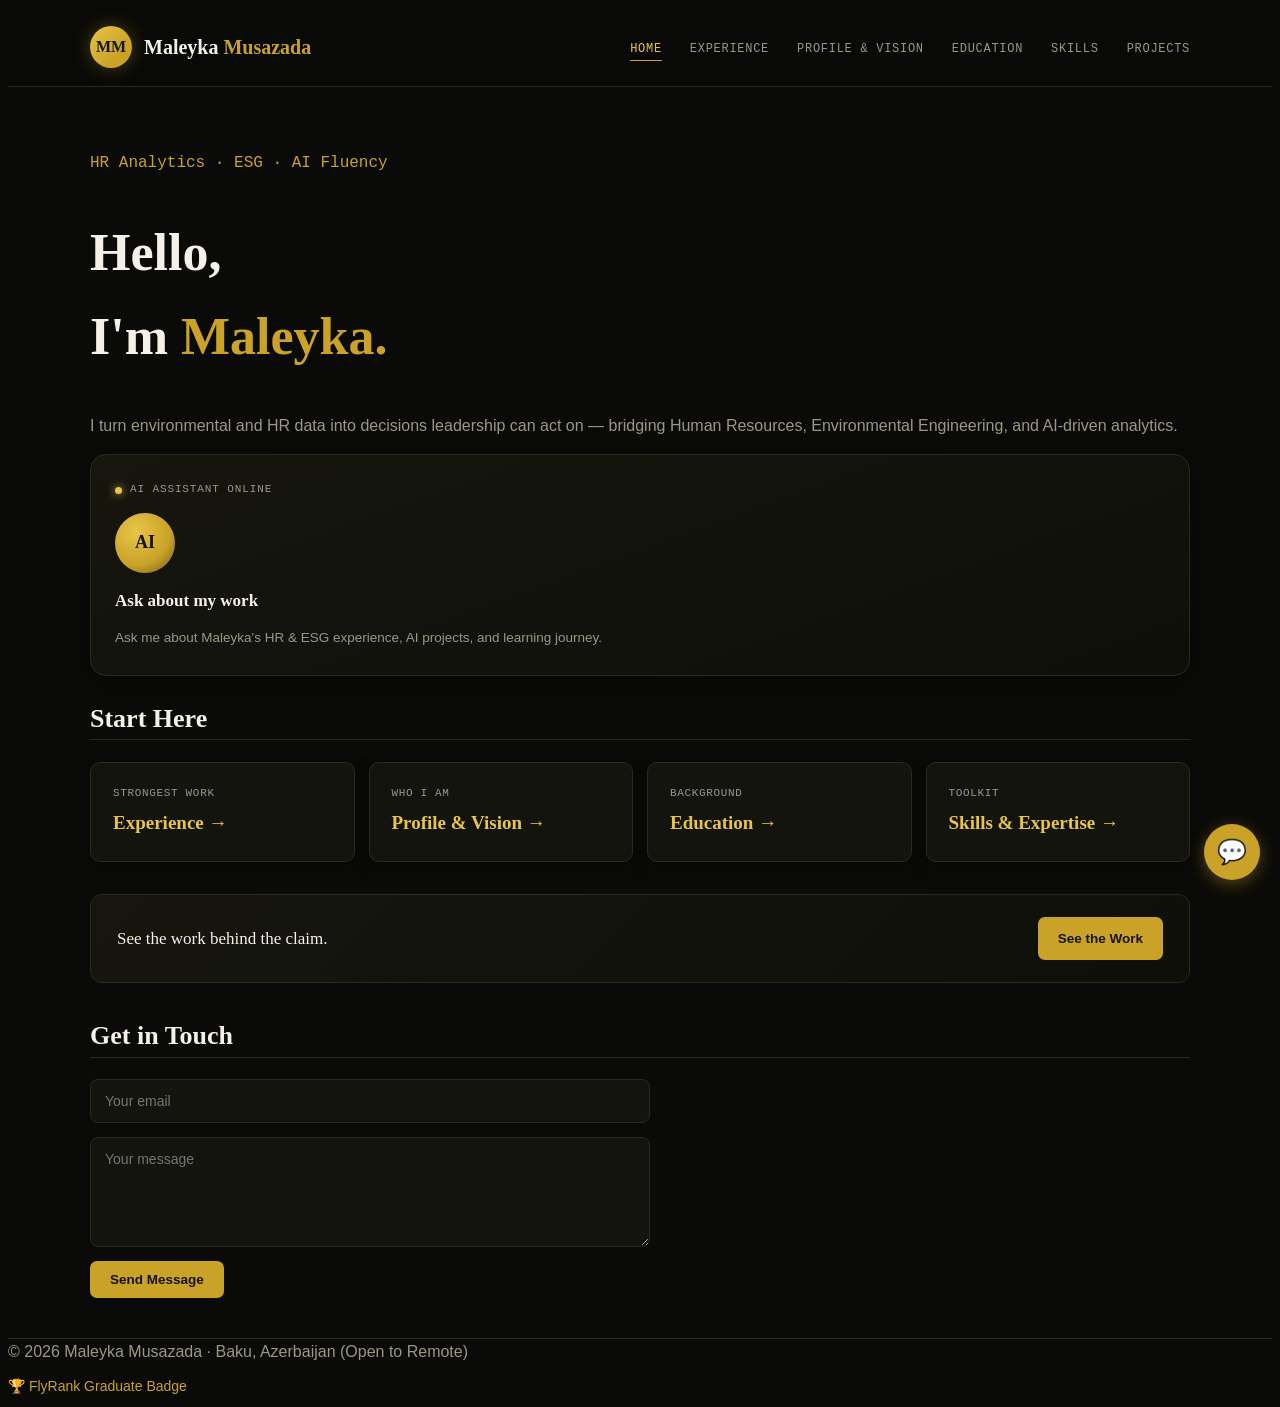
<file: index.html>
<!DOCTYPE html>
<html lang="en">
<head>
<meta charset="UTF-8" />
<meta name="viewport" content="width=device-width, initial-scale=1.0" />
<title>Maleyka Musazada — HR Analytics &amp; ESG</title>
<meta name="description" content="HR and ESG professional bridging Human Resources, Environmental Engineering, and AI-driven analytics to turn data into actionable leadership decisions." />
<meta property="og:title" content="Maleyka Musazada — HR Analytics &amp; ESG" />
<meta property="og:description" content="Explore my professional background, skills, and data-driven projects in HR analytics and ESG." />
<meta property="og:type" content="website" />
<link rel="stylesheet" href="./style.css?v=20260923">
</head>
<body>

<header>
  <div class="nav-wrap">
    <div class="brand">
      <div class="monogram">MM</div>
      <div class="brand-name">Maleyka <span class="accent">Musazada</span></div>
    </div>
    <nav>
      <ul>
        <li><a href="index.html" class="active">Home</a></li>
        <li><a href="experience.html">Experience</a></li>
        <li><a href="profile.html">Profile &amp; Vision</a></li>
        <li><a href="education.html">Education</a></li>
        <li><a href="skills.html">Skills</a></li>
        <li><a href="projects.html">Projects</a></li>
        
      </ul>
    </nav>
  </div>
</header>

<main>
  <div class="eyebrow">HR Analytics · ESG · AI Fluency</div>

  <div class="hero-row">
    <div class="hero-text">
      <h1 class="hero-title">Hello,<br>I'm <span>Maleyka.</span></h1>
      <p class="proof">
        I turn environmental and HR data into decisions leadership can act on — bridging Human Resources, Environmental Engineering, and AI-driven analytics.
      </p>
    </div>

    <div class="assistant-card">
      <div class="assistant-status"><span class="dot"></span> AI ASSISTANT ONLINE</div>
      <div class="assistant-orb">AI</div>
      <div class="assistant-name">Ask about my work</div>
      <div class="assistant-desc">Ask me about Maleyka's HR &amp; ESG experience, AI projects, and learning journey.</div>
    </div>
  </div>

  <h2>Start Here</h2>
  <div class="card-grid">
    <a class="nav-card" href="experience.html">
      <span class="k">Strongest Work</span>
      <span class="t">Experience →</span>
    </a>
    <a class="nav-card" href="profile.html">
      <span class="k">Who I Am</span>
      <span class="t">Profile &amp; Vision →</span>
    </a>
    <a class="nav-card" href="education.html">
      <span class="k">Background</span>
      <span class="t">Education →</span>
    </a>
    <a class="nav-card" href="skills.html">
      <span class="k">Toolkit</span>
      <span class="t">Skills &amp; Expertise →</span>
    </a>
  </div>

  <div class="cta-strip">
    <span>See the work behind the claim.</span>
    <a class="cta-btn" href="experience.html">See the Work</a>
  </div>

  <section class="contact-section" id="contact">
    <h2>Get in Touch</h2>
    <form action="https://formspree.io/f/mvkpvpek" method="POST">
      <input type="email" name="email" placeholder="Your email" required />
      <textarea name="message" placeholder="Your message" required rows="5"></textarea>
      <button type="submit" class="cta-btn">Send Message</button>
    </form>
  </section>
</main>

<footer>
  © 2026 Maleyka Musazada · Baku, Azerbaijan (Open to Remote)
  <div style="margin-top: 8px;">
    <a href="https://aifluency.flyrank.ai/" target="_blank" style="color: #C9A227; text-decoration: none; font-size: 14px; font-weight: 500;">
      🏆 FlyRank Graduate Badge
    </a>
  </div>
</footer>

<!-- ==== AI CHAT ASSISTANT WIDGET (başlanğıc) ==== -->
<style>
  #mza-chat-btn {
    position: fixed; bottom: 20px; right: 20px; z-index: 1000;
    background: #C9A227; color: #14140A; border: none; border-radius: 50%;
    width: 56px; height: 56px; font-size: 24px; cursor: pointer;
    box-shadow: 0 4px 16px rgba(201,162,39,0.4);
  }
  #mza-chat-box {
    display: none; position: fixed; bottom: 90px; right: 20px; z-index: 1000;
    width: 320px; max-width: 90vw; height: 420px; background: #0F0F0A;
    border-radius: 12px; box-shadow: 0 8px 24px rgba(0,0,0,0.4);
    flex-direction: column; overflow: hidden; font-family: sans-serif;
  }
  #mza-chat-header {
    background: #C9A227; color: #14140A; padding: 12px; font-weight: bold;
  }
  #mza-chat-messages {
    flex: 1; overflow-y: auto; padding: 12px; color: #eee; font-size: 14px;
  }
  #mza-chat-messages .msg { margin-bottom: 10px; line-height: 1.4; }
  #mza-chat-messages .user { color: #E8C547; text-align: right; }
  #mza-chat-input-row { display: flex; padding: 8px; background: #14140A; }
  #mza-chat-input {
    flex: 1; border: none; border-radius: 6px; padding: 8px; font-size: 14px;
  }
  #mza-chat-send {
    margin-left: 6px; background: #C9A227; color: #14140A; border: none;
    border-radius: 6px; padding: 8px 12px; cursor: pointer;
  }
</style>

<button id="mza-chat-btn" onclick="document.getElementById('mza-chat-box').style.display =
  document.getElementById('mza-chat-box').style.display === 'flex' ? 'none' : 'flex'">💬</button>

<div id="mza-chat-box">
  <div id="mza-chat-header">Maleykə haqqında soruş</div>
  <div id="mza-chat-messages">
    <div class="msg">Salam! Maleykə haqqında nə bilmək istəyirsiniz?</div>
  </div>
  <div id="mza-chat-input-row">
    <input id="mza-chat-input" placeholder="Sualınızı yazın..." />
    <button id="mza-chat-send">Göndər</button>
  </div>
</div>

<script>
  const MZA_BACKEND_URL = "https://maleyka-ai.onrender.com/api/chat";

  const mzaInput = document.getElementById("mza-chat-input");
  const mzaSend = document.getElementById("mza-chat-send");
  const mzaMessages = document.getElementById("mza-chat-messages");

  async function mzaSendMessage() {
    const text = mzaInput.value.trim();
    if (!text) return;
    mzaMessages.innerHTML += `<div class="msg user">${text}</div>`;
    mzaInput.value = "";
    mzaMessages.scrollTop = mzaMessages.scrollHeight;

    try {
      const res = await fetch(MZA_BACKEND_URL, {
        method: "POST",
        headers: { "Content-Type": "application/json" },
        body: JSON.stringify({ message: text })
      });
      const data = await res.json();
      mzaMessages.innerHTML += `<div class="msg">${data.reply || "Xəta baş verdi."}</div>`;
    } catch (e) {
      mzaMessages.innerHTML += `<div class="msg">Bağlantı xətası. Bir az sonra yenidən cəhd edin.</div>`;
    }
    mzaMessages.scrollTop = mzaMessages.scrollHeight;
  }

  mzaSend.addEventListener("click", mzaSendMessage);
  mzaInput.addEventListener("keypress", (e) => { if (e.key === "Enter") mzaSendMessage(); });
</script>
<!-- ==== AI CHAT ASSISTANT WIDGET (son) ==== -->

</body>
</html>
</file>
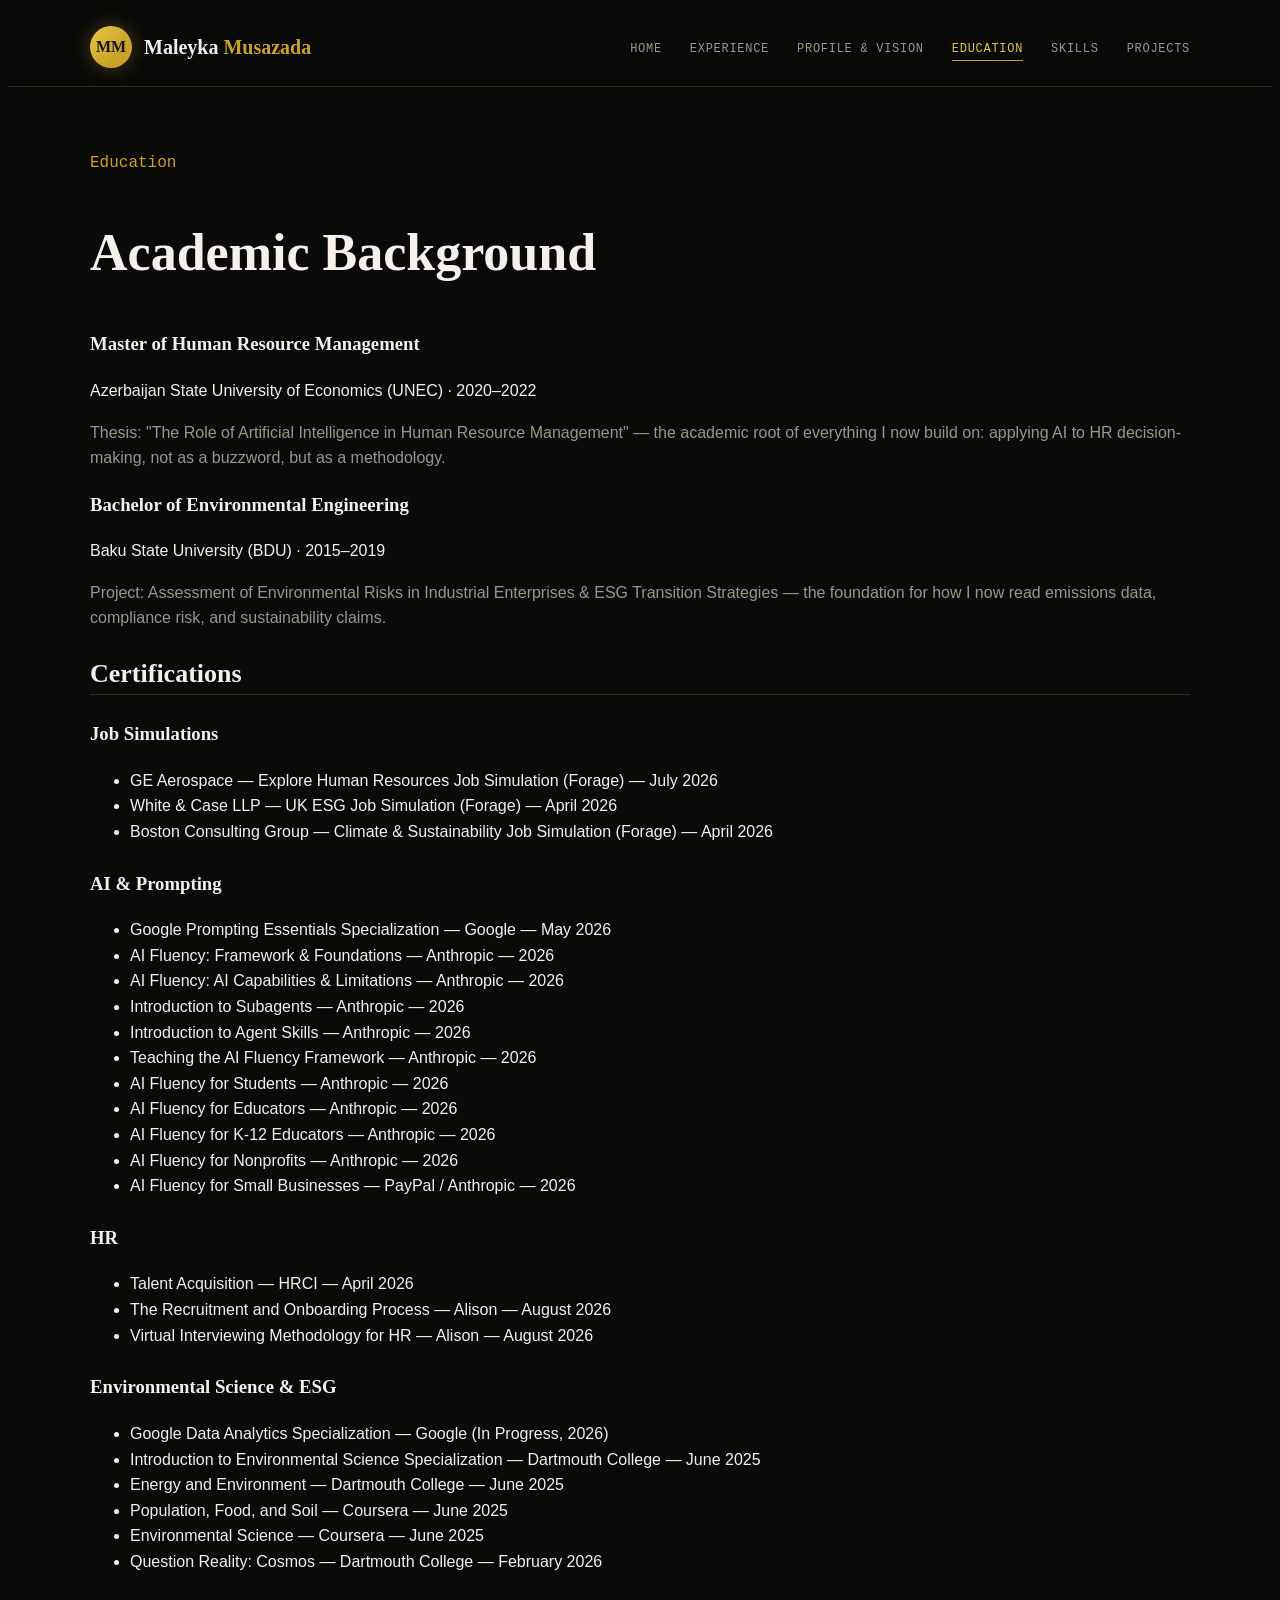
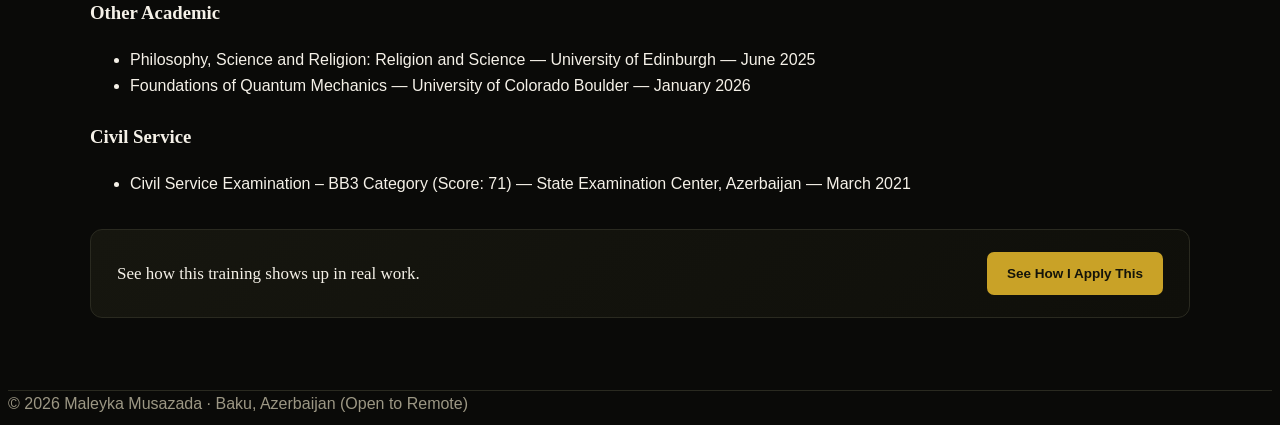
<file: education.html>
<!DOCTYPE html>
<html lang="en">
<head>
<meta charset="UTF-8" />
<meta name="viewport" content="width=device-width, initial-scale=1.0" />
<title>Education — Maleyka Musazada</title>
<link rel="stylesheet" href="style.css" />
</head>
<body>

<header>
  <div class="nav-wrap">
    <div class="brand">
      <div class="monogram">MM</div>
      <div class="brand-name">Maleyka <span class="accent">Musazada</span></div>
    </div>
    <nav>
      <ul>
        <li><a href="index.html">Home</a></li>
        <li><a href="experience.html">Experience</a></li>
        <li><a href="profile.html">Profile &amp; Vision</a></li>
        <li><a href="education.html" class="active">Education</a></li>
        <li><a href="skills.html">Skills</a></li>
        <li><a href="projects.html">Projects</a></li>

      </ul>
    </nav>
  </div>
</header>

<main>
  <div class="eyebrow">Education</div>
  <h1>Academic Background</h1>

  <div class="edu-item">
    <h3>Master of Human Resource Management</h3>
    <div class="school">Azerbaijan State University of Economics (UNEC) · 2020–2022</div>
    <p>Thesis: "The Role of Artificial Intelligence in Human Resource Management" — the academic root of everything I now build on: applying AI to HR decision-making, not as a buzzword, but as a methodology.</p>
  </div>

  <div class="edu-item">
    <h3>Bachelor of Environmental Engineering</h3>
    <div class="school">Baku State University (BDU) · 2015–2019</div>
    <p>Project: Assessment of Environmental Risks in Industrial Enterprises &amp; ESG Transition Strategies — the foundation for how I now read emissions data, compliance risk, and sustainability claims.</p>
  </div>

  <h2>Certifications</h2>

  <h3 style="margin-top:24px;">Job Simulations</h3>
  <ul class="cert-list">
    <li>GE Aerospace — Explore Human Resources Job Simulation (Forage) — July 2026</li>
    <li>White &amp; Case LLP — UK ESG Job Simulation (Forage) — April 2026</li>
    <li>Boston Consulting Group — Climate &amp; Sustainability Job Simulation (Forage) — April 2026</li>
  </ul>

  <h3 style="margin-top:24px;">AI &amp; Prompting</h3>
  <ul class="cert-list">
    <li>Google Prompting Essentials Specialization — Google — May 2026</li>
    <li>AI Fluency: Framework &amp; Foundations — Anthropic — 2026</li>
    <li>AI Fluency: AI Capabilities &amp; Limitations — Anthropic — 2026</li>
    <li>Introduction to Subagents — Anthropic — 2026</li>
    <li>Introduction to Agent Skills — Anthropic — 2026</li>
    <li>Teaching the AI Fluency Framework — Anthropic — 2026</li>
    <li>AI Fluency for Students — Anthropic — 2026</li>
    <li>AI Fluency for Educators — Anthropic — 2026</li>
    <li>AI Fluency for K-12 Educators — Anthropic — 2026</li>
    <li>AI Fluency for Nonprofits — Anthropic — 2026</li>
    <li>AI Fluency for Small Businesses — PayPal / Anthropic — 2026</li>
  </ul>

  <h3 style="margin-top:24px;">HR</h3>
  <ul class="cert-list">
    <li>Talent Acquisition — HRCI — April 2026</li>
    <li>The Recruitment and Onboarding Process — Alison — August 2026</li>
    <li>Virtual Interviewing Methodology for HR — Alison — August 2026</li>
  </ul>

  <h3 style="margin-top:24px;">Environmental Science &amp; ESG</h3>
  <ul class="cert-list">
    <li>Google Data Analytics Specialization — Google (In Progress, 2026)</li>
    <li>Introduction to Environmental Science Specialization — Dartmouth College — June 2025</li>
    <li>Energy and Environment — Dartmouth College — June 2025</li>
    <li>Population, Food, and Soil — Coursera — June 2025</li>
    <li>Environmental Science — Coursera — June 2025</li>
    <li>Question Reality: Cosmos — Dartmouth College — February 2026</li>
  </ul>

  <h3 style="margin-top:24px;">Other Academic</h3>
  <ul class="cert-list">
    <li>Philosophy, Science and Religion: Religion and Science — University of Edinburgh — June 2025</li>
    <li>Foundations of Quantum Mechanics — University of Colorado Boulder — January 2026</li>
  </ul>

  <h3 style="margin-top:24px;">Civil Service</h3>
  <ul class="cert-list">
    <li>Civil Service Examination – BB3 Category (Score: 71) — State Examination Center, Azerbaijan — March 2021</li>
  </ul>

  <div class="cta-strip">
    <span>See how this training shows up in real work.</span>
    <a class="cta-btn" href="experience.html">See How I Apply This</a>
  </div>
</main>

<footer>© 2026 Maleyka Musazada · Baku, Azerbaijan (Open to Remote)</footer>

</body>
</file>
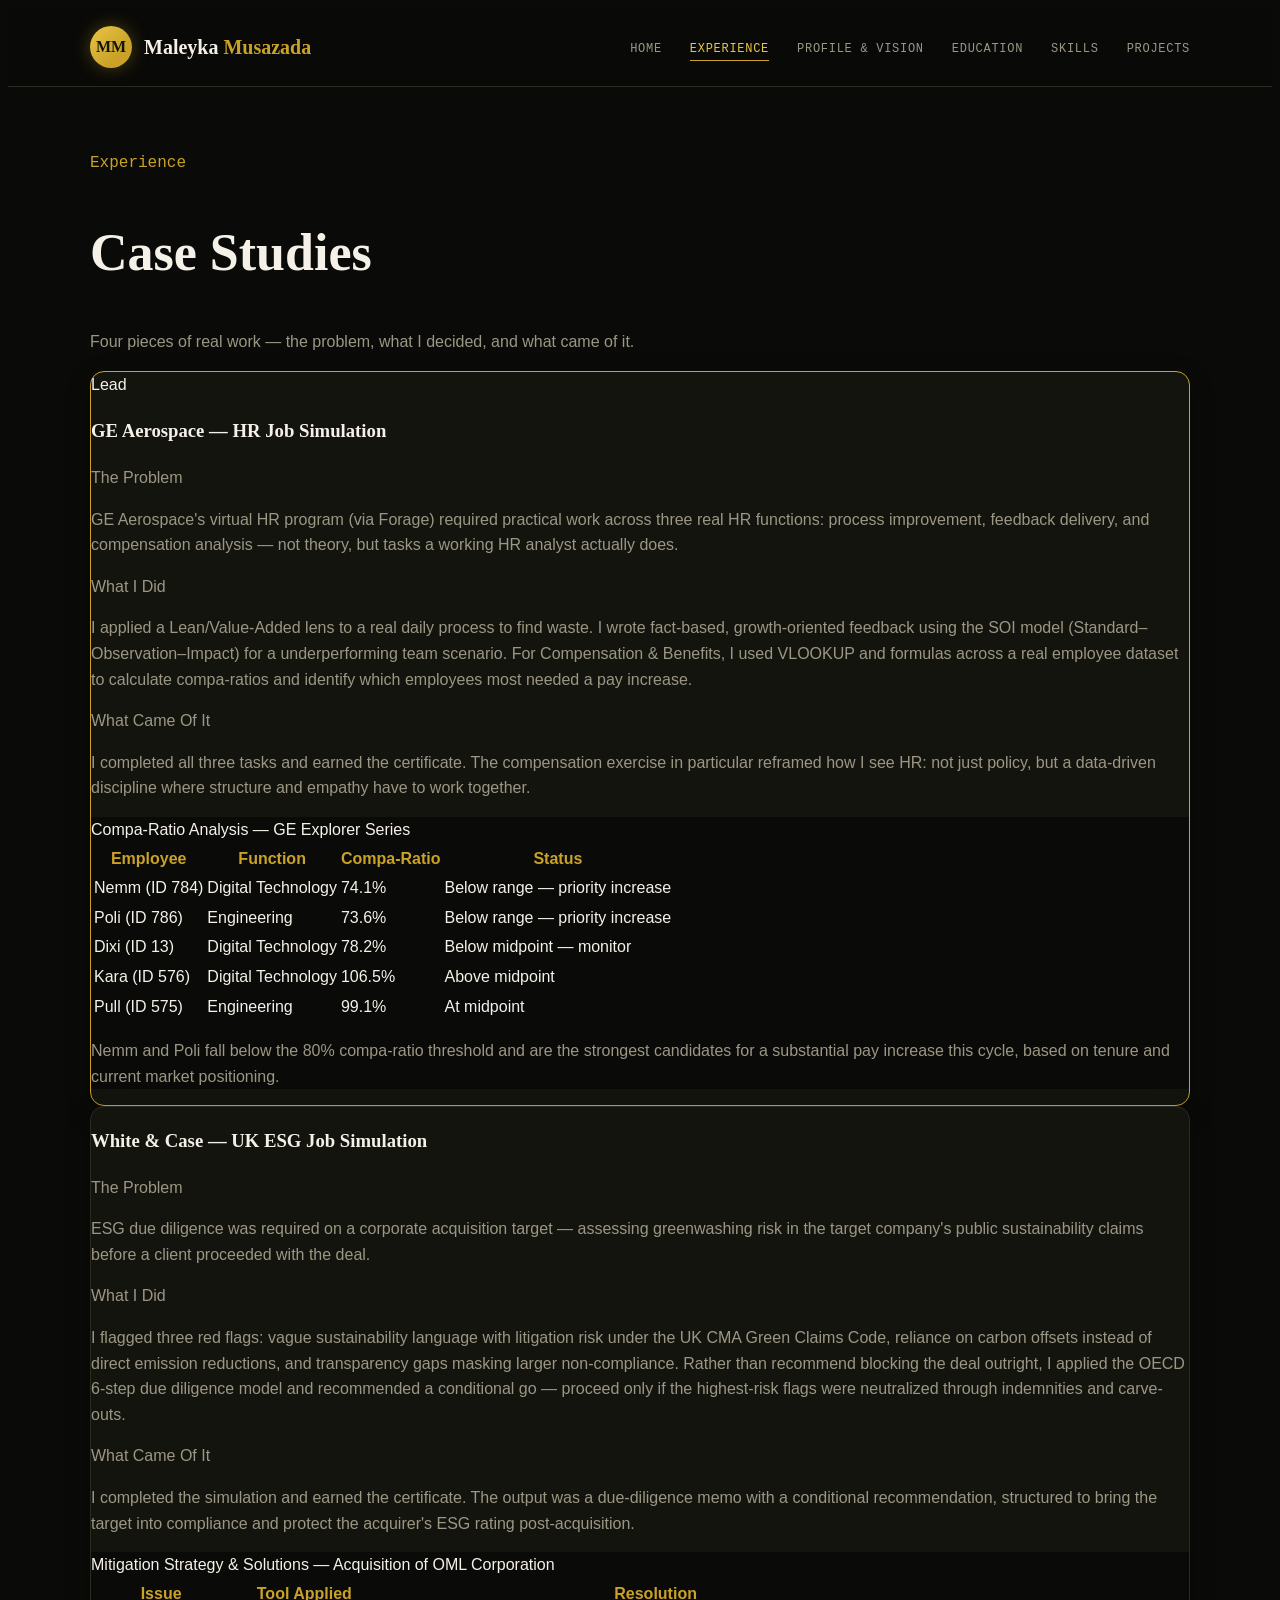
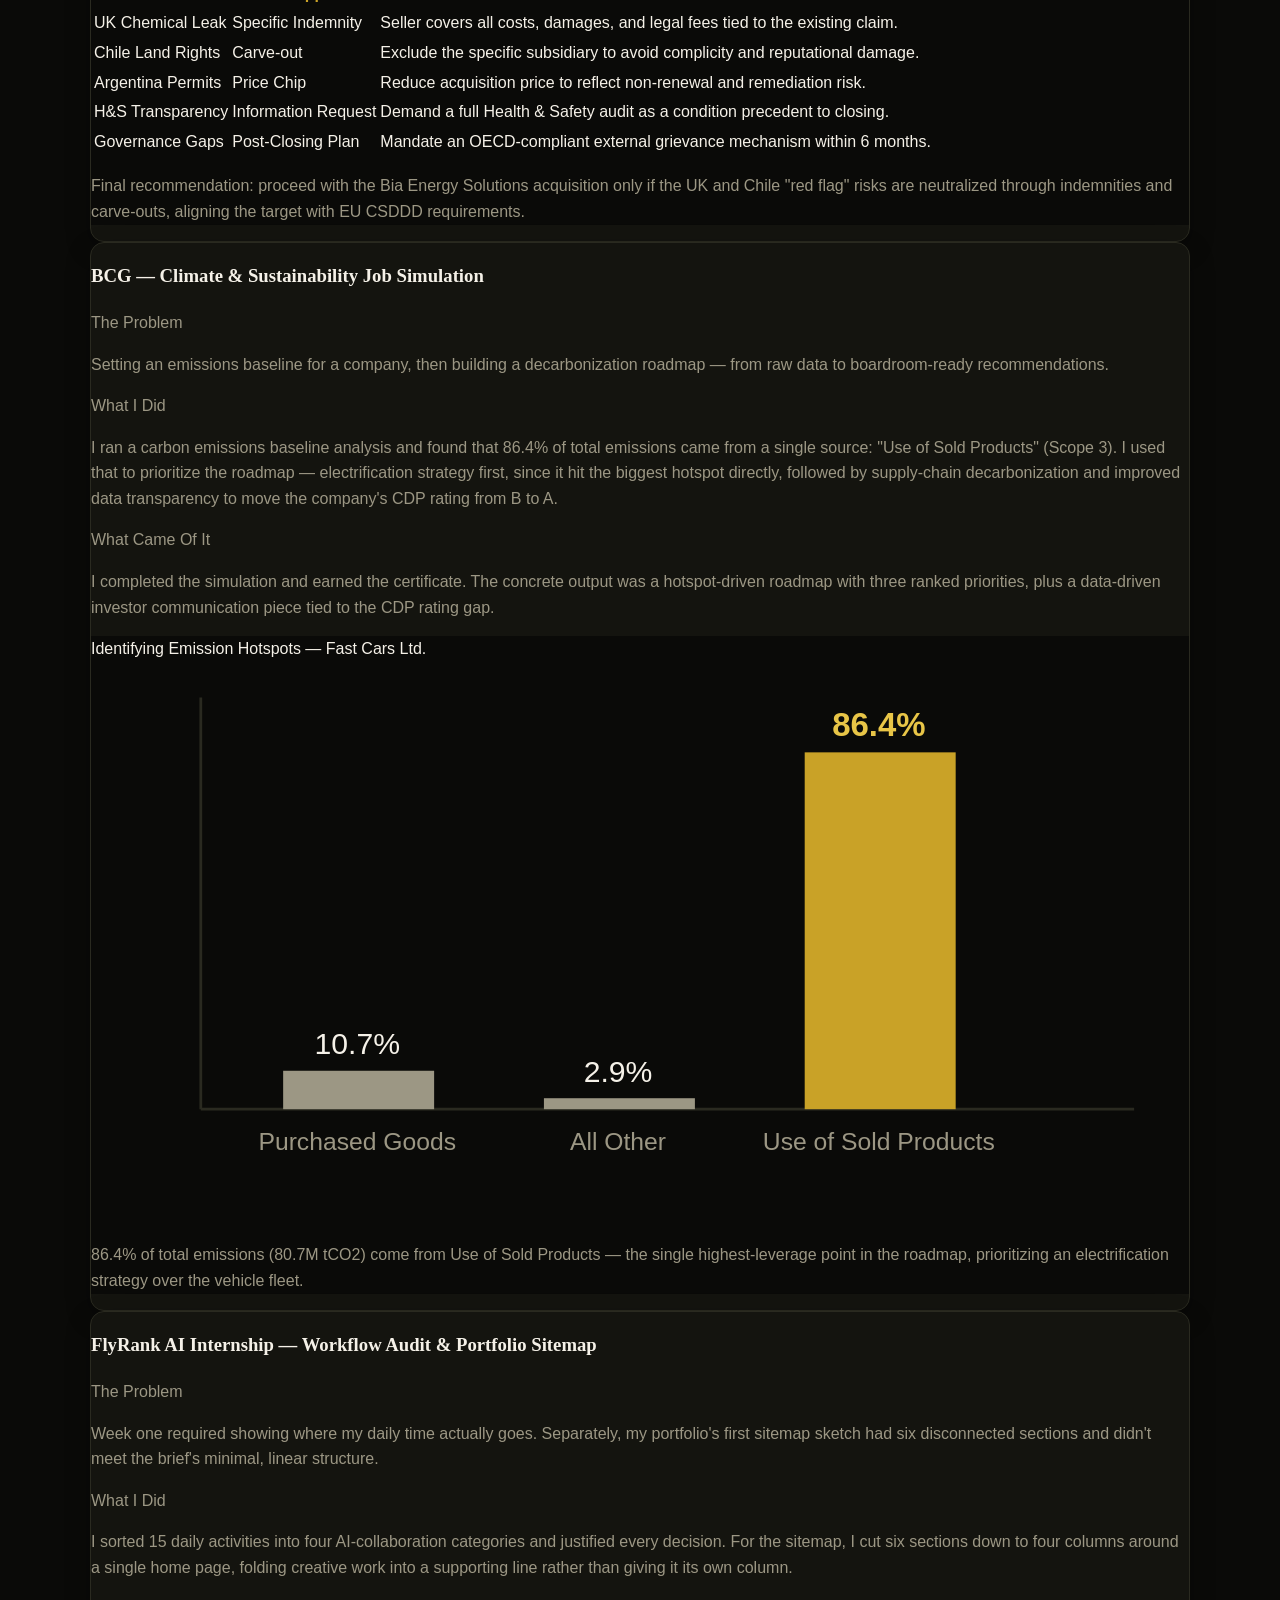
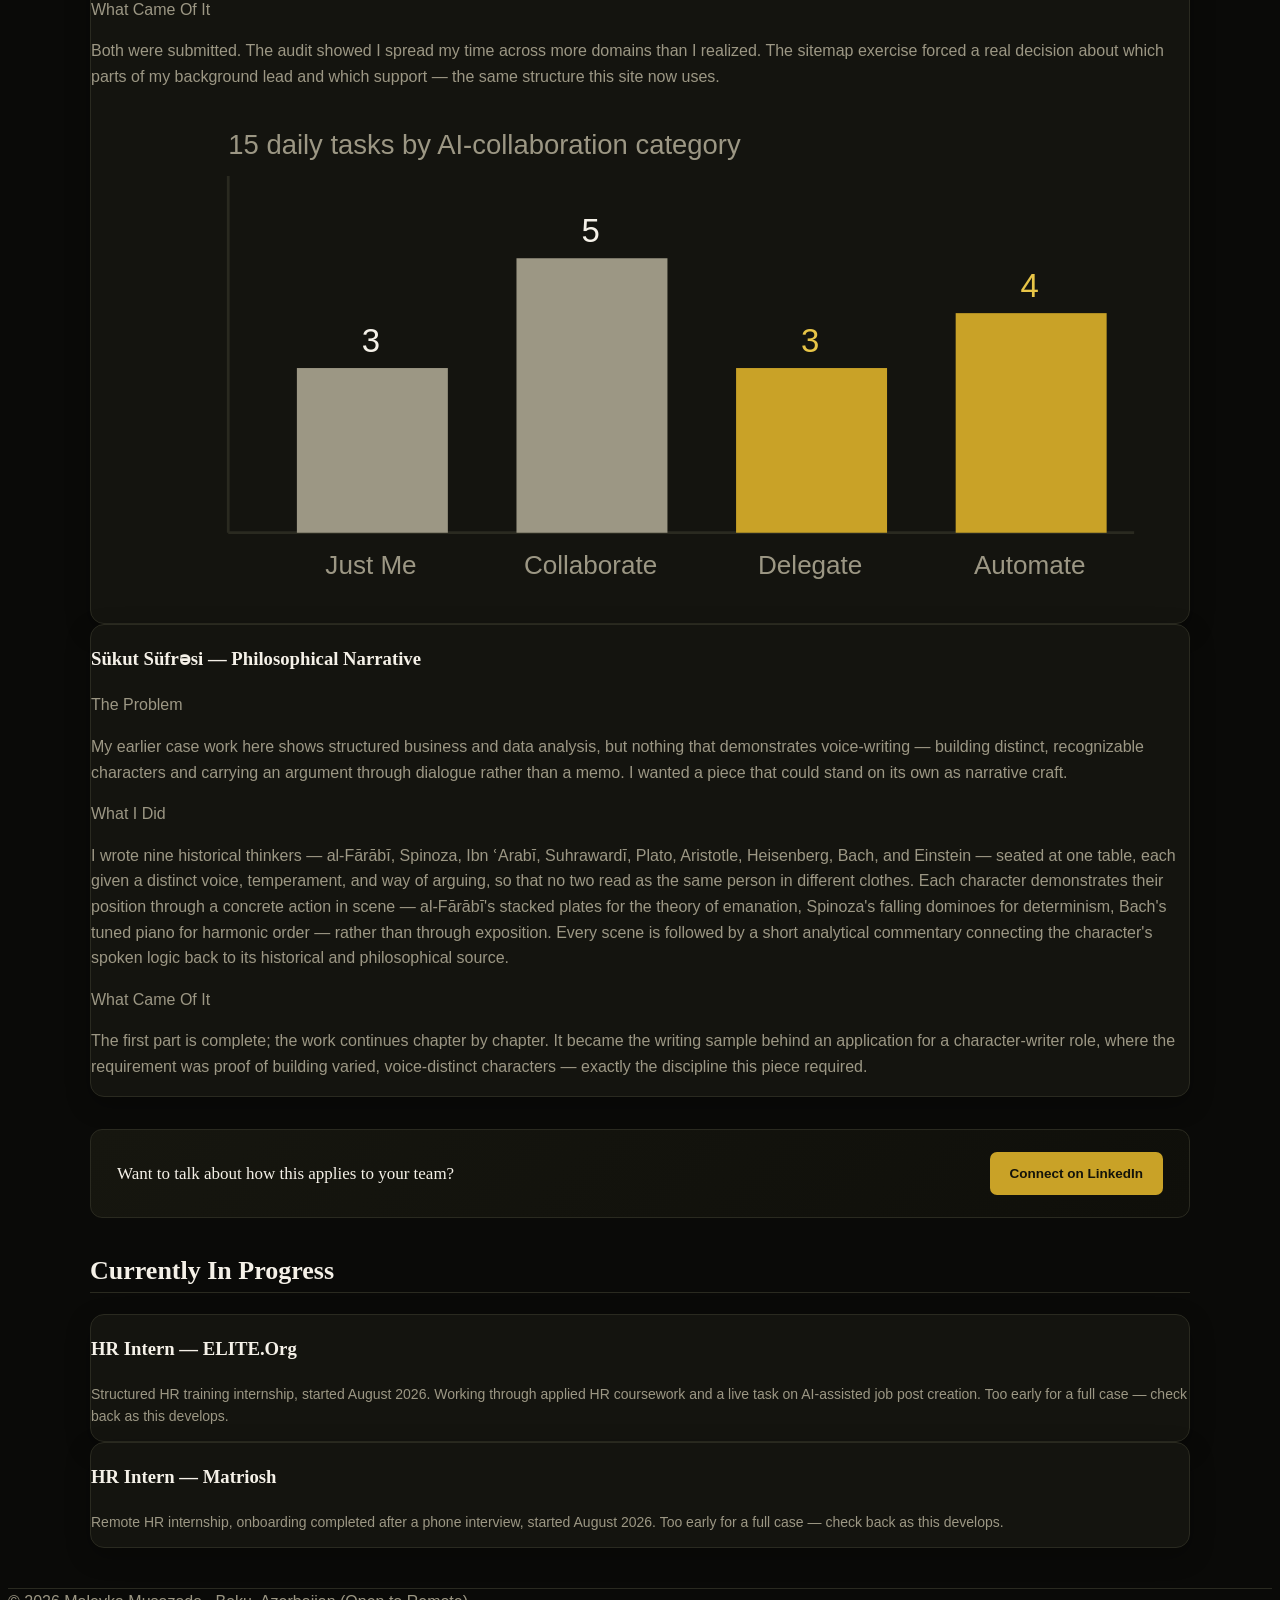
<file: experience.html>
<!DOCTYPE html>
<html lang="en">
<head>
<meta charset="UTF-8" />
<meta name="viewport" content="width=device-width, initial-scale=1.0" />
<title>Experience — Maleyka Musazada</title>
<link rel="stylesheet" href="style.css" />
</head>
<body>

<header>
  <div class="nav-wrap">
    <div class="brand">
      <div class="monogram">MM</div>
      <div class="brand-name">Maleyka <span class="accent">Musazada</span></div>
    </div>
    <nav>
      <ul>
        <li><a href="index.html">Home</a></li>
        <li><a href="experience.html" class="active">Experience</a></li>
        <li><a href="profile.html">Profile &amp; Vision</a></li>
        <li><a href="education.html">Education</a></li>
        <li><a href="skills.html">Skills</a></li>
        <li><a href="projects.html">Projects</a></li>
        
      </ul>
    </nav>
  </div>
</header>

<main>
  <div class="eyebrow">Experience</div>
  <h1>Case Studies</h1>
  <p class="proof">Four pieces of real work — the problem, what I decided, and what came of it.</p>

  <div class="case case-lead">
    <span class="lead-tag">Lead</span>
    <h3 class="title">GE Aerospace — HR Job Simulation</h3>
    <p class="beat-label">The Problem</p>
    <p>GE Aerospace's virtual HR program (via Forage) required practical work across three real HR functions: process improvement, feedback delivery, and compensation analysis — not theory, but tasks a working HR analyst actually does.</p>
    <p class="beat-label">What I Did</p>
    <p>I applied a Lean/Value-Added lens to a real daily process to find waste. I wrote fact-based, growth-oriented feedback using the SOI model (Standard–Observation–Impact) for a underperforming team scenario. For Compensation &amp; Benefits, I used VLOOKUP and formulas across a real employee dataset to calculate compa-ratios and identify which employees most needed a pay increase.</p>
    <p class="beat-label">What Came Of It</p>
    <p>I completed all three tasks and earned the certificate. The compensation exercise in particular reframed how I see HR: not just policy, but a data-driven discipline where structure and empathy have to work together.</p>

    <div class="visual-card">
      <div class="visual-label">Compa-Ratio Analysis — GE Explorer Series</div>
      <table class="data-table">
        <thead>
          <tr><th>Employee</th><th>Function</th><th>Compa-Ratio</th><th>Status</th></tr>
        </thead>
        <tbody>
          <tr class="flag-low"><td>Nemm (ID 784)</td><td>Digital Technology</td><td>74.1%</td><td>Below range — priority increase</td></tr>
          <tr class="flag-low"><td>Poli (ID 786)</td><td>Engineering</td><td>73.6%</td><td>Below range — priority increase</td></tr>
          <tr class="flag-mid"><td>Dixi (ID 13)</td><td>Digital Technology</td><td>78.2%</td><td>Below midpoint — monitor</td></tr>
          <tr><td>Kara (ID 576)</td><td>Digital Technology</td><td>106.5%</td><td>Above midpoint</td></tr>
          <tr><td>Pull (ID 575)</td><td>Engineering</td><td>99.1%</td><td>At midpoint</td></tr>
        </tbody>
      </table>
      <p class="visual-caption">Nemm and Poli fall below the 80% compa-ratio threshold and are the strongest candidates for a substantial pay increase this cycle, based on tenure and current market positioning.</p>
    </div>
  </div>

  <div class="case">
    <h3 class="title">White &amp; Case — UK ESG Job Simulation</h3>
    <p class="beat-label">The Problem</p>
    <p>ESG due diligence was required on a corporate acquisition target — assessing greenwashing risk in the target company's public sustainability claims before a client proceeded with the deal.</p>
    <p class="beat-label">What I Did</p>
    <p>I flagged three red flags: vague sustainability language with litigation risk under the UK CMA Green Claims Code, reliance on carbon offsets instead of direct emission reductions, and transparency gaps masking larger non-compliance. Rather than recommend blocking the deal outright, I applied the OECD 6-step due diligence model and recommended a conditional go — proceed only if the highest-risk flags were neutralized through indemnities and carve-outs.</p>
    <p class="beat-label">What Came Of It</p>
    <p>I completed the simulation and earned the certificate. The output was a due-diligence memo with a conditional recommendation, structured to bring the target into compliance and protect the acquirer's ESG rating post-acquisition.</p>

    <div class="visual-card">
      <div class="visual-label">Mitigation Strategy &amp; Solutions — Acquisition of OML Corporation</div>
      <table class="data-table">
        <thead>
          <tr><th>Issue</th><th>Tool Applied</th><th>Resolution</th></tr>
        </thead>
        <tbody>
          <tr><td>UK Chemical Leak</td><td>Specific Indemnity</td><td>Seller covers all costs, damages, and legal fees tied to the existing claim.</td></tr>
          <tr><td>Chile Land Rights</td><td>Carve-out</td><td>Exclude the specific subsidiary to avoid complicity and reputational damage.</td></tr>
          <tr><td>Argentina Permits</td><td>Price Chip</td><td>Reduce acquisition price to reflect non-renewal and remediation risk.</td></tr>
          <tr><td>H&amp;S Transparency</td><td>Information Request</td><td>Demand a full Health &amp; Safety audit as a condition precedent to closing.</td></tr>
          <tr><td>Governance Gaps</td><td>Post-Closing Plan</td><td>Mandate an OECD-compliant external grievance mechanism within 6 months.</td></tr>
        </tbody>
      </table>
      <p class="visual-caption">Final recommendation: proceed with the Bia Energy Solutions acquisition only if the UK and Chile "red flag" risks are neutralized through indemnities and carve-outs, aligning the target with EU CSDDD requirements.</p>
    </div>
  </div>

  <div class="case">
    <h3 class="title">BCG — Climate &amp; Sustainability Job Simulation</h3>
    <p class="beat-label">The Problem</p>
    <p>Setting an emissions baseline for a company, then building a decarbonization roadmap — from raw data to boardroom-ready recommendations.</p>
    <p class="beat-label">What I Did</p>
    <p>I ran a carbon emissions baseline analysis and found that 86.4% of total emissions came from a single source: "Use of Sold Products" (Scope 3). I used that to prioritize the roadmap — electrification strategy first, since it hit the biggest hotspot directly, followed by supply-chain decarbonization and improved data transparency to move the company's CDP rating from B to A.</p>
    <p class="beat-label">What Came Of It</p>
    <p>I completed the simulation and earned the certificate. The concrete output was a hotspot-driven roadmap with three ranked priorities, plus a data-driven investor communication piece tied to the CDP rating gap.</p>

    <div class="visual-card">
      <div class="visual-label">Identifying Emission Hotspots — Fast Cars Ltd.</div>
      <svg viewBox="0 0 400 200" style="width:100%; margin-top:8px;">
        <line x1="40" y1="10" x2="40" y2="160" stroke="#2A2A20" stroke-width="1"/>
        <line x1="40" y1="160" x2="380" y2="160" stroke="#2A2A20" stroke-width="1"/>

        <rect x="70" y="146" width="55" height="14" fill="#9C9784"/>
        <text x="97" y="140" font-size="11" text-anchor="middle" fill="#F5F1E8">10.7%</text>
        <text x="97" y="175" font-size="9" text-anchor="middle" fill="#9C9784">Purchased Goods</text>

        <rect x="165" y="156" width="55" height="4" fill="#9C9784"/>
        <text x="192" y="150" font-size="11" text-anchor="middle" fill="#F5F1E8">2.9%</text>
        <text x="192" y="175" font-size="9" text-anchor="middle" fill="#9C9784">All Other</text>

        <rect x="260" y="30" width="55" height="130" fill="#C9A227"/>
        <text x="287" y="24" font-size="12" text-anchor="middle" fill="#E8C547" font-weight="bold">86.4%</text>
        <text x="287" y="175" font-size="9" text-anchor="middle" fill="#9C9784">Use of Sold Products</text>
      </svg>
      <p class="visual-caption">86.4% of total emissions (80.7M tCO2) come from Use of Sold Products — the single highest-leverage point in the roadmap, prioritizing an electrification strategy over the vehicle fleet.</p>
    </div>
  </div>

  <div class="case">
    <h3 class="title">FlyRank AI Internship — Workflow Audit &amp; Portfolio Sitemap</h3>
    <p class="beat-label">The Problem</p>
    <p>Week one required showing where my daily time actually goes. Separately, my portfolio's first sitemap sketch had six disconnected sections and didn't meet the brief's minimal, linear structure.</p>
    <p class="beat-label">What I Did</p>
    <p>I sorted 15 daily activities into four AI-collaboration categories and justified every decision. For the sitemap, I cut six sections down to four columns around a single home page, folding creative work into a supporting line rather than giving it its own column.</p>
    <p class="beat-label">What Came Of It</p>
    <p>Both were submitted. The audit showed I spread my time across more domains than I realized. The sitemap exercise forced a real decision about which parts of my background lead and which support — the same structure this site now uses.</p>
    <svg viewBox="0 0 400 180" style="width:100%; margin-top:16px;">
      <line x1="50" y1="20" x2="50" y2="150" stroke="#2A2A20" stroke-width="1"/>
      <line x1="50" y1="150" x2="380" y2="150" stroke="#2A2A20" stroke-width="1"/>
      <rect x="75" y="90" width="55" height="60" fill="#9C9784"/>
      <text x="102" y="84" font-size="12" text-anchor="middle" fill="#F5F1E8">3</text>
      <text x="102" y="165" font-size="9.5" text-anchor="middle" fill="#9C9784">Just Me</text>
      <rect x="155" y="50" width="55" height="100" fill="#9C9784"/>
      <text x="182" y="44" font-size="12" text-anchor="middle" fill="#F5F1E8">5</text>
      <text x="182" y="165" font-size="9.5" text-anchor="middle" fill="#9C9784">Collaborate</text>
      <rect x="235" y="90" width="55" height="60" fill="#C9A227"/>
      <text x="262" y="84" font-size="12" text-anchor="middle" fill="#E8C547">3</text>
      <text x="262" y="165" font-size="9.5" text-anchor="middle" fill="#9C9784">Delegate</text>
      <rect x="315" y="70" width="55" height="80" fill="#C9A227"/>
      <text x="342" y="64" font-size="12" text-anchor="middle" fill="#E8C547">4</text>
      <text x="342" y="165" font-size="9.5" text-anchor="middle" fill="#9C9784">Automate</text>
      <text x="50" y="12" font-size="10" fill="#9C9784">15 daily tasks by AI-collaboration category</text>
    </svg>
  </div>
<div class="case">

<h3 class="title">Sükut Süfrəsi — Philosophical Narrative</h3>

<p class="beat-label">The Problem</p>

<p>My earlier case work here shows structured business and data analysis, but nothing that demonstrates voice-writing — building distinct, recognizable characters and carrying an argument through dialogue rather than a memo. I wanted a piece that could stand on its own as narrative craft.</p>

<p class="beat-label">What I Did</p>

<p>I wrote nine historical thinkers — al-Fārābī, Spinoza, Ibn ʿArabī, Suhrawardī, Plato, Aristotle, Heisenberg, Bach, and Einstein — seated at one table, each given a distinct voice, temperament, and way of arguing, so that no two read as the same person in different clothes. Each character demonstrates their position through a concrete action in scene — al-Fārābī's stacked plates for the theory of emanation, Spinoza's falling dominoes for determinism, Bach's tuned piano for harmonic order — rather than through exposition. Every scene is followed by a short analytical commentary connecting the character's spoken logic back to its historical and philosophical source.</p>

<p class="beat-label">What Came Of It</p>

<p>The first part is complete; the work continues chapter by chapter. It became the writing sample behind an application for a character-writer role, where the requirement was proof of building varied, voice-distinct characters — exactly the discipline this piece required.</p>

</div>
  <div class="cta-strip">
    <span>Want to talk about how this applies to your team?</span>
    <a class="cta-btn" href="https://www.linkedin.com/in/maleyka-musazada-b9b483370" target="_blank" rel="noopener">Connect on LinkedIn</a>
  </div>

  <h2>Currently In Progress</h2>
  <div class="case">
    <h3 class="title">HR Intern — ELITE.Org</h3>
    <p style="font-size:14px; color: var(--text-muted);">Structured HR training internship, started August 2026. Working through applied HR coursework and a live task on AI-assisted job post creation. Too early for a full case — check back as this develops.</p>
  </div>
  <div class="case">
    <h3 class="title">HR Intern — Matriosh</h3>
    <p style="font-size:14px; color: var(--text-muted);">Remote HR internship, onboarding completed after a phone interview, started August 2026. Too early for a full case — check back as this develops.</p>
  </div>
</main>

<footer>© 2026 Maleyka Musazada · Baku, Azerbaijan (Open to Remote)</footer>

</body>
</html>
</file>
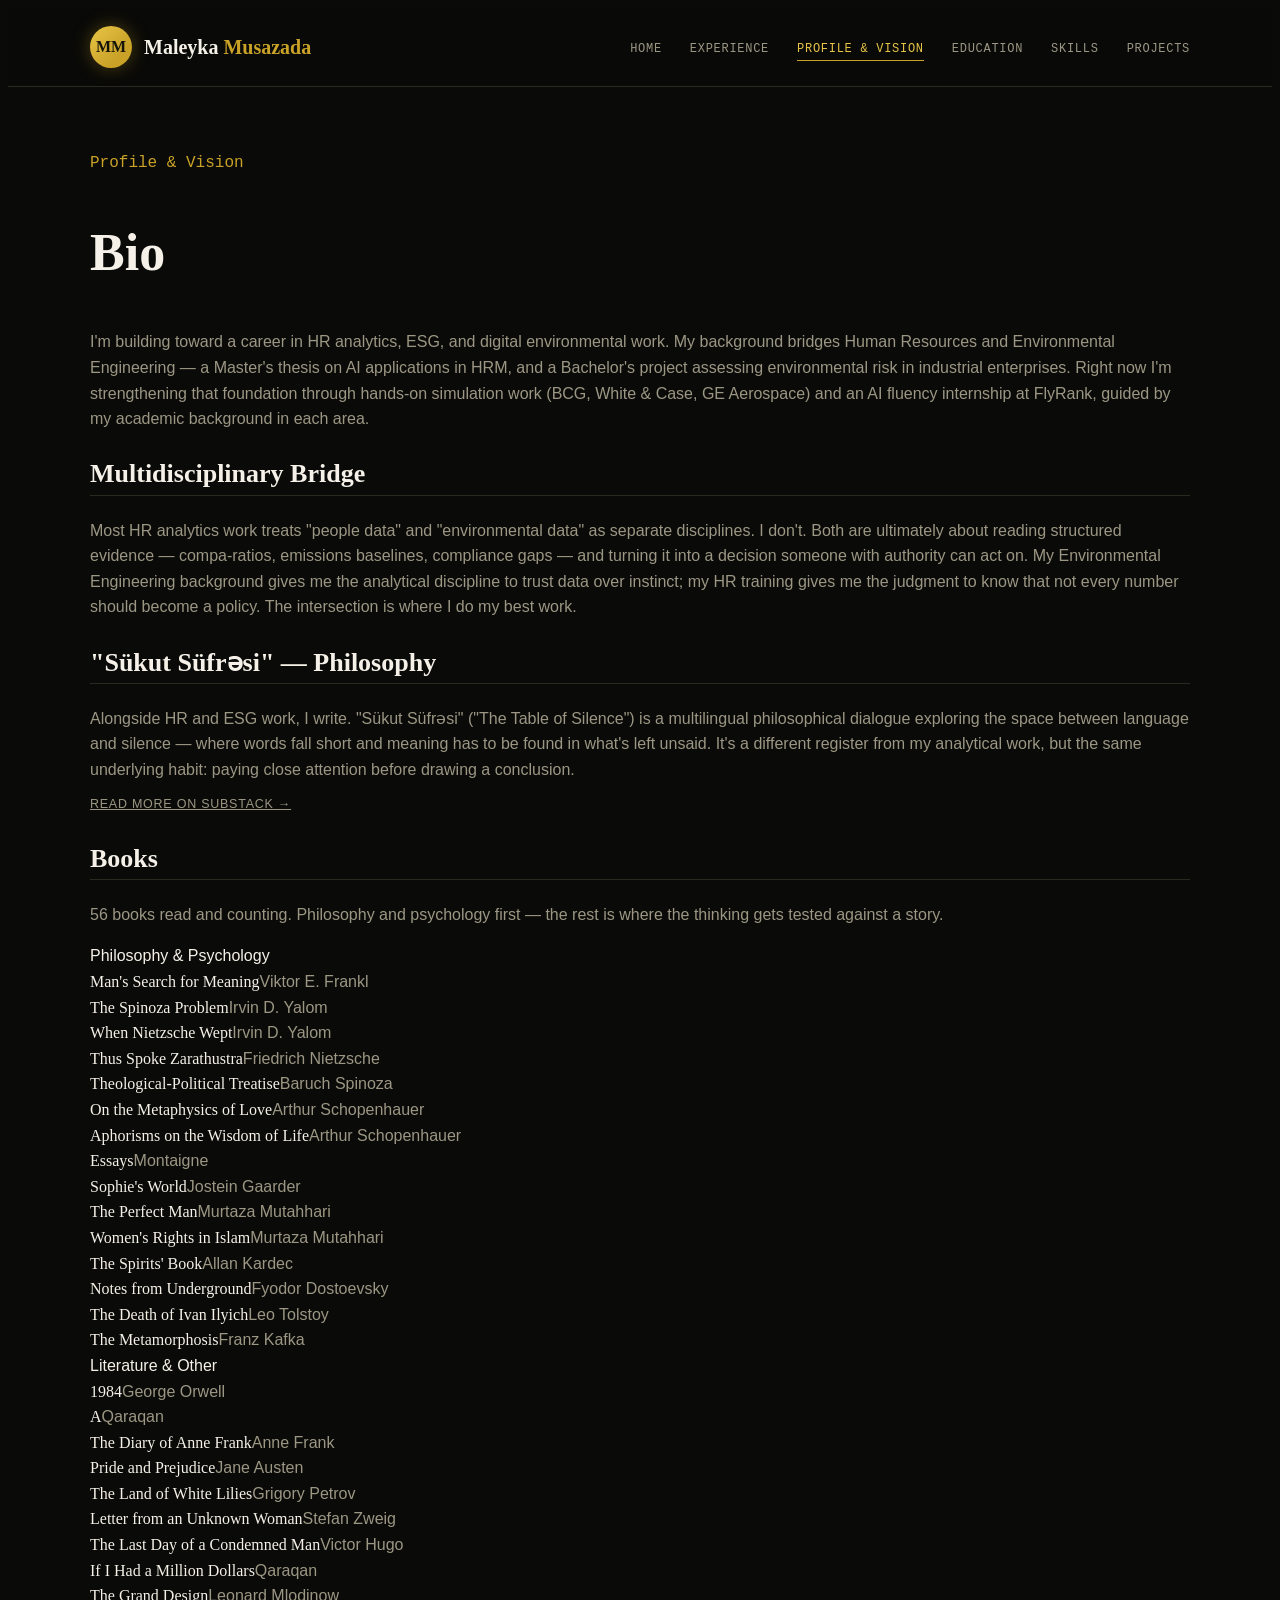
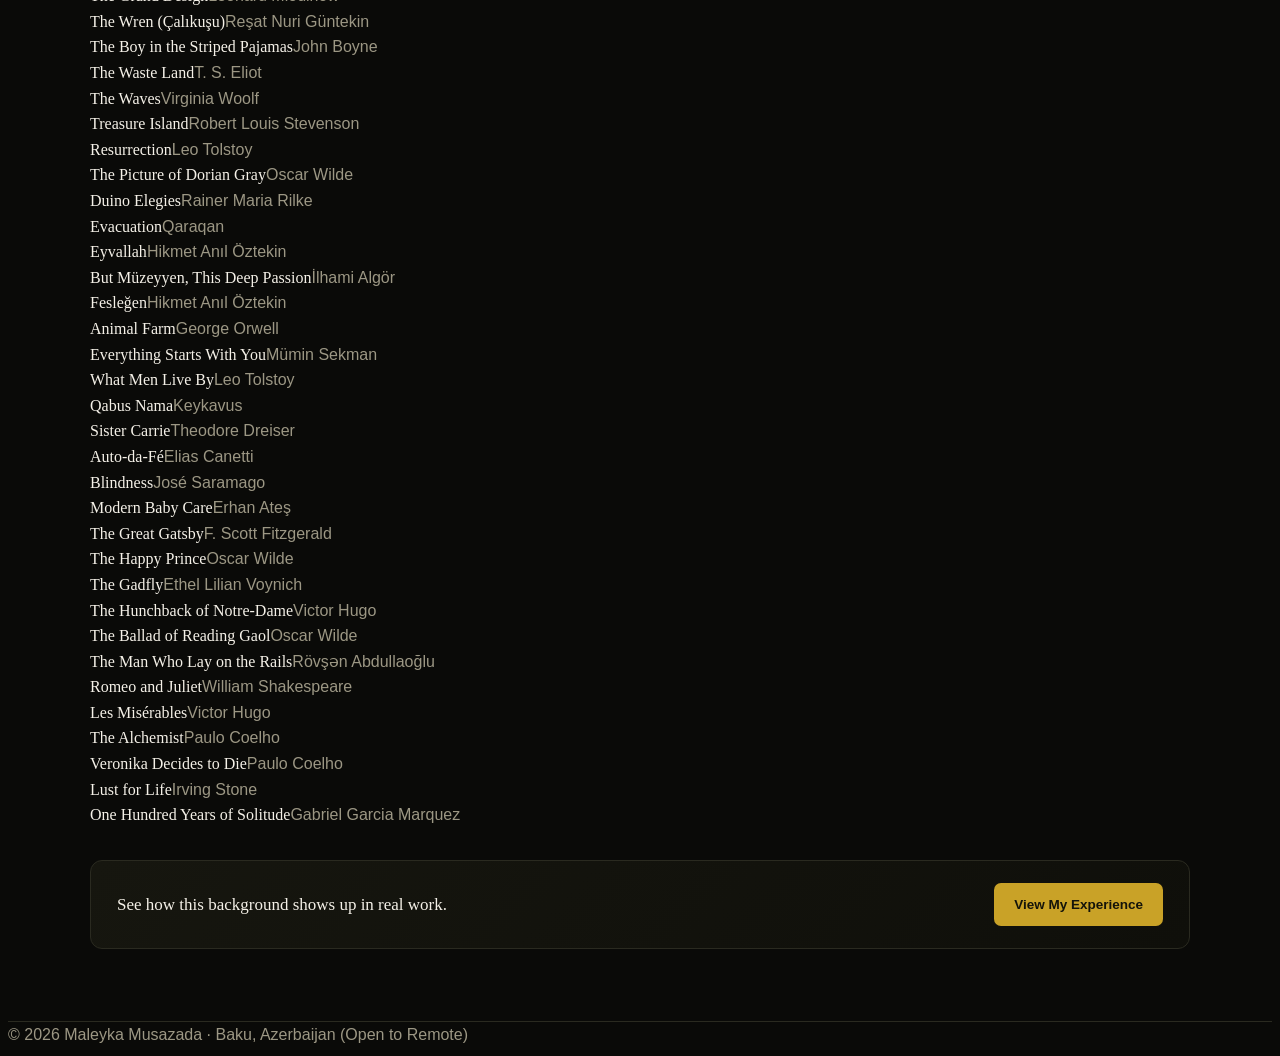
<file: profile.html>
<!DOCTYPE html>
<html lang="en">
<head>
<meta charset="UTF-8" />
<meta name="viewport" content="width=device-width, initial-scale=1.0" />
<title>Profile &amp; Vision — Maleyka Musazada</title>
<link rel="stylesheet" href="style.css" />
</head>
<body>

<header>
  <div class="nav-wrap">
    <div class="brand">
      <div class="monogram">MM</div>
      <div class="brand-name">Maleyka <span class="accent">Musazada</span></div>
    </div>
    <nav>
      <ul>
        <li><a href="index.html">Home</a></li>
        <li><a href="experience.html">Experience</a></li>
        <li><a href="profile.html" class="active">Profile &amp; Vision</a></li>
        <li><a href="education.html">Education</a></li>
        <li><a href="skills.html">Skills</a></li>
        <li><a href="projects.html">Projects</a></li>
        
      </ul>
    </nav>
  </div>
</header>

<main>
  <div class="eyebrow">Profile &amp; Vision</div>
  <h1>Bio</h1>
  <p>I'm building toward a career in HR analytics, ESG, and digital environmental work. My background bridges Human Resources and Environmental Engineering — a Master's thesis on AI applications in HRM, and a Bachelor's project assessing environmental risk in industrial enterprises. Right now I'm strengthening that foundation through hands-on simulation work (BCG, White &amp; Case, GE Aerospace) and an AI fluency internship at FlyRank, guided by my academic background in each area.</p>

  <h2>Multidisciplinary Bridge</h2>
  <p>Most HR analytics work treats "people data" and "environmental data" as separate disciplines. I don't. Both are ultimately about reading structured evidence — compa-ratios, emissions baselines, compliance gaps — and turning it into a decision someone with authority can act on. My Environmental Engineering background gives me the analytical discipline to trust data over instinct; my HR training gives me the judgment to know that not every number should become a policy. The intersection is where I do my best work.</p>

  <h2>"Sükut Süfrəsi" — Philosophy</h2>
  <p>Alongside HR and ESG work, I write. "Sükut Süfrəsi" ("The Table of Silence") is a multilingual philosophical dialogue exploring the space between language and silence — where words fall short and meaning has to be found in what's left unsaid. It's a different register from my analytical work, but the same underlying habit: paying close attention before drawing a conclusion.</p>
  <p style="margin-top: -8px;"><a href="https://maleykha.substack.com/" target="_blank" rel="noopener" style="color: var(--gold); font-family: var(--font-mono); font-size: 12.5px; letter-spacing: 0.06em; text-transform: uppercase; border-bottom: 1px solid var(--gold);">Read more on Substack →</a></p>

  <h2>Books</h2>
  <p class="books-intro">56 books read and counting. Philosophy and psychology first — the rest is where the thinking gets tested against a story.</p>

  <div class="book-category">
    <div class="book-category-title">Philosophy &amp; Psychology</div>
    <div class="book-grid">
      <div class="book-item"><span class="b-title">Man's Search for Meaning</span><span class="b-author">Viktor E. Frankl</span></div>
      <div class="book-item"><span class="b-title">The Spinoza Problem</span><span class="b-author">Irvin D. Yalom</span></div>
      <div class="book-item"><span class="b-title">When Nietzsche Wept</span><span class="b-author">Irvin D. Yalom</span></div>
      <div class="book-item"><span class="b-title">Thus Spoke Zarathustra</span><span class="b-author">Friedrich Nietzsche</span></div>
      <div class="book-item"><span class="b-title">Theological-Political Treatise</span><span class="b-author">Baruch Spinoza</span></div>
      <div class="book-item"><span class="b-title">On the Metaphysics of Love</span><span class="b-author">Arthur Schopenhauer</span></div>
      <div class="book-item"><span class="b-title">Aphorisms on the Wisdom of Life</span><span class="b-author">Arthur Schopenhauer</span></div>
      <div class="book-item"><span class="b-title">Essays</span><span class="b-author">Montaigne</span></div>
      <div class="book-item"><span class="b-title">Sophie's World</span><span class="b-author">Jostein Gaarder</span></div>
      <div class="book-item"><span class="b-title">The Perfect Man</span><span class="b-author">Murtaza Mutahhari</span></div>
      <div class="book-item"><span class="b-title">Women's Rights in Islam</span><span class="b-author">Murtaza Mutahhari</span></div>
      <div class="book-item"><span class="b-title">The Spirits' Book</span><span class="b-author">Allan Kardec</span></div>
      <div class="book-item"><span class="b-title">Notes from Underground</span><span class="b-author">Fyodor Dostoevsky</span></div>
      <div class="book-item"><span class="b-title">The Death of Ivan Ilyich</span><span class="b-author">Leo Tolstoy</span></div>
      <div class="book-item"><span class="b-title">The Metamorphosis</span><span class="b-author">Franz Kafka</span></div>
    </div>
  </div>

  <div class="book-category">
    <div class="book-category-title">Literature &amp; Other</div>
    <div class="book-grid">
      <div class="book-item"><span class="b-title">1984</span><span class="b-author">George Orwell</span></div>
      <div class="book-item"><span class="b-title">A</span><span class="b-author">Qaraqan</span></div>
      <div class="book-item"><span class="b-title">The Diary of Anne Frank</span><span class="b-author">Anne Frank</span></div>
      <div class="book-item"><span class="b-title">Pride and Prejudice</span><span class="b-author">Jane Austen</span></div>
      <div class="book-item"><span class="b-title">The Land of White Lilies</span><span class="b-author">Grigory Petrov</span></div>
      <div class="book-item"><span class="b-title">Letter from an Unknown Woman</span><span class="b-author">Stefan Zweig</span></div>
      <div class="book-item"><span class="b-title">The Last Day of a Condemned Man</span><span class="b-author">Victor Hugo</span></div>
      <div class="book-item"><span class="b-title">If I Had a Million Dollars</span><span class="b-author">Qaraqan</span></div>
      <div class="book-item"><span class="b-title">The Grand Design</span><span class="b-author">Leonard Mlodinow</span></div>
      <div class="book-item"><span class="b-title">The Wren (Çalıkuşu)</span><span class="b-author">Reşat Nuri Güntekin</span></div>
      <div class="book-item"><span class="b-title">The Boy in the Striped Pajamas</span><span class="b-author">John Boyne</span></div>
      <div class="book-item"><span class="b-title">The Waste Land</span><span class="b-author">T. S. Eliot</span></div>
      <div class="book-item"><span class="b-title">The Waves</span><span class="b-author">Virginia Woolf</span></div>
      <div class="book-item"><span class="b-title">Treasure Island</span><span class="b-author">Robert Louis Stevenson</span></div>
      <div class="book-item"><span class="b-title">Resurrection</span><span class="b-author">Leo Tolstoy</span></div>
      <div class="book-item"><span class="b-title">The Picture of Dorian Gray</span><span class="b-author">Oscar Wilde</span></div>
      <div class="book-item"><span class="b-title">Duino Elegies</span><span class="b-author">Rainer Maria Rilke</span></div>
      <div class="book-item"><span class="b-title">Evacuation</span><span class="b-author">Qaraqan</span></div>
      <div class="book-item"><span class="b-title">Eyvallah</span><span class="b-author">Hikmet Anıl Öztekin</span></div>
      <div class="book-item"><span class="b-title">But Müzeyyen, This Deep Passion</span><span class="b-author">İlhami Algör</span></div>
      <div class="book-item"><span class="b-title">Fesleğen</span><span class="b-author">Hikmet Anıl Öztekin</span></div>
      <div class="book-item"><span class="b-title">Animal Farm</span><span class="b-author">George Orwell</span></div>
      <div class="book-item"><span class="b-title">Everything Starts With You</span><span class="b-author">Mümin Sekman</span></div>
      <div class="book-item"><span class="b-title">What Men Live By</span><span class="b-author">Leo Tolstoy</span></div>
      <div class="book-item"><span class="b-title">Qabus Nama</span><span class="b-author">Keykavus</span></div>
      <div class="book-item"><span class="b-title">Sister Carrie</span><span class="b-author">Theodore Dreiser</span></div>
      <div class="book-item"><span class="b-title">Auto-da-Fé</span><span class="b-author">Elias Canetti</span></div>
      <div class="book-item"><span class="b-title">Blindness</span><span class="b-author">José Saramago</span></div>
      <div class="book-item"><span class="b-title">Modern Baby Care</span><span class="b-author">Erhan Ateş</span></div>
      <div class="book-item"><span class="b-title">The Great Gatsby</span><span class="b-author">F. Scott Fitzgerald</span></div>
      <div class="book-item"><span class="b-title">The Happy Prince</span><span class="b-author">Oscar Wilde</span></div>
      <div class="book-item"><span class="b-title">The Gadfly</span><span class="b-author">Ethel Lilian Voynich</span></div>
      <div class="book-item"><span class="b-title">The Hunchback of Notre-Dame</span><span class="b-author">Victor Hugo</span></div>
      <div class="book-item"><span class="b-title">The Ballad of Reading Gaol</span><span class="b-author">Oscar Wilde</span></div>
      <div class="book-item"><span class="b-title">The Man Who Lay on the Rails</span><span class="b-author">Rövşən Abdullaoğlu</span></div>
      <div class="book-item"><span class="b-title">Romeo and Juliet</span><span class="b-author">William Shakespeare</span></div>
      <div class="book-item"><span class="b-title">Les Misérables</span><span class="b-author">Victor Hugo</span></div>
      <div class="book-item"><span class="b-title">The Alchemist</span><span class="b-author">Paulo Coelho</span></div>
      <div class="book-item"><span class="b-title">Veronika Decides to Die</span><span class="b-author">Paulo Coelho</span></div>
      <div class="book-item"><span class="b-title">Lust for Life</span><span class="b-author">Irving Stone</span></div>
      <div class="book-item"><span class="b-title">One Hundred Years of Solitude</span><span class="b-author">Gabriel Garcia Marquez</span></div>
    </div>
  </div>

  <div class="cta-strip">
    <span>See how this background shows up in real work.</span>
    <a class="cta-btn" href="experience.html">View My Experience</a>
  </div>
</main>

<footer>© 2026 Maleyka Musazada · Baku, Azerbaijan (Open to Remote)</footer>

</body>
</file>
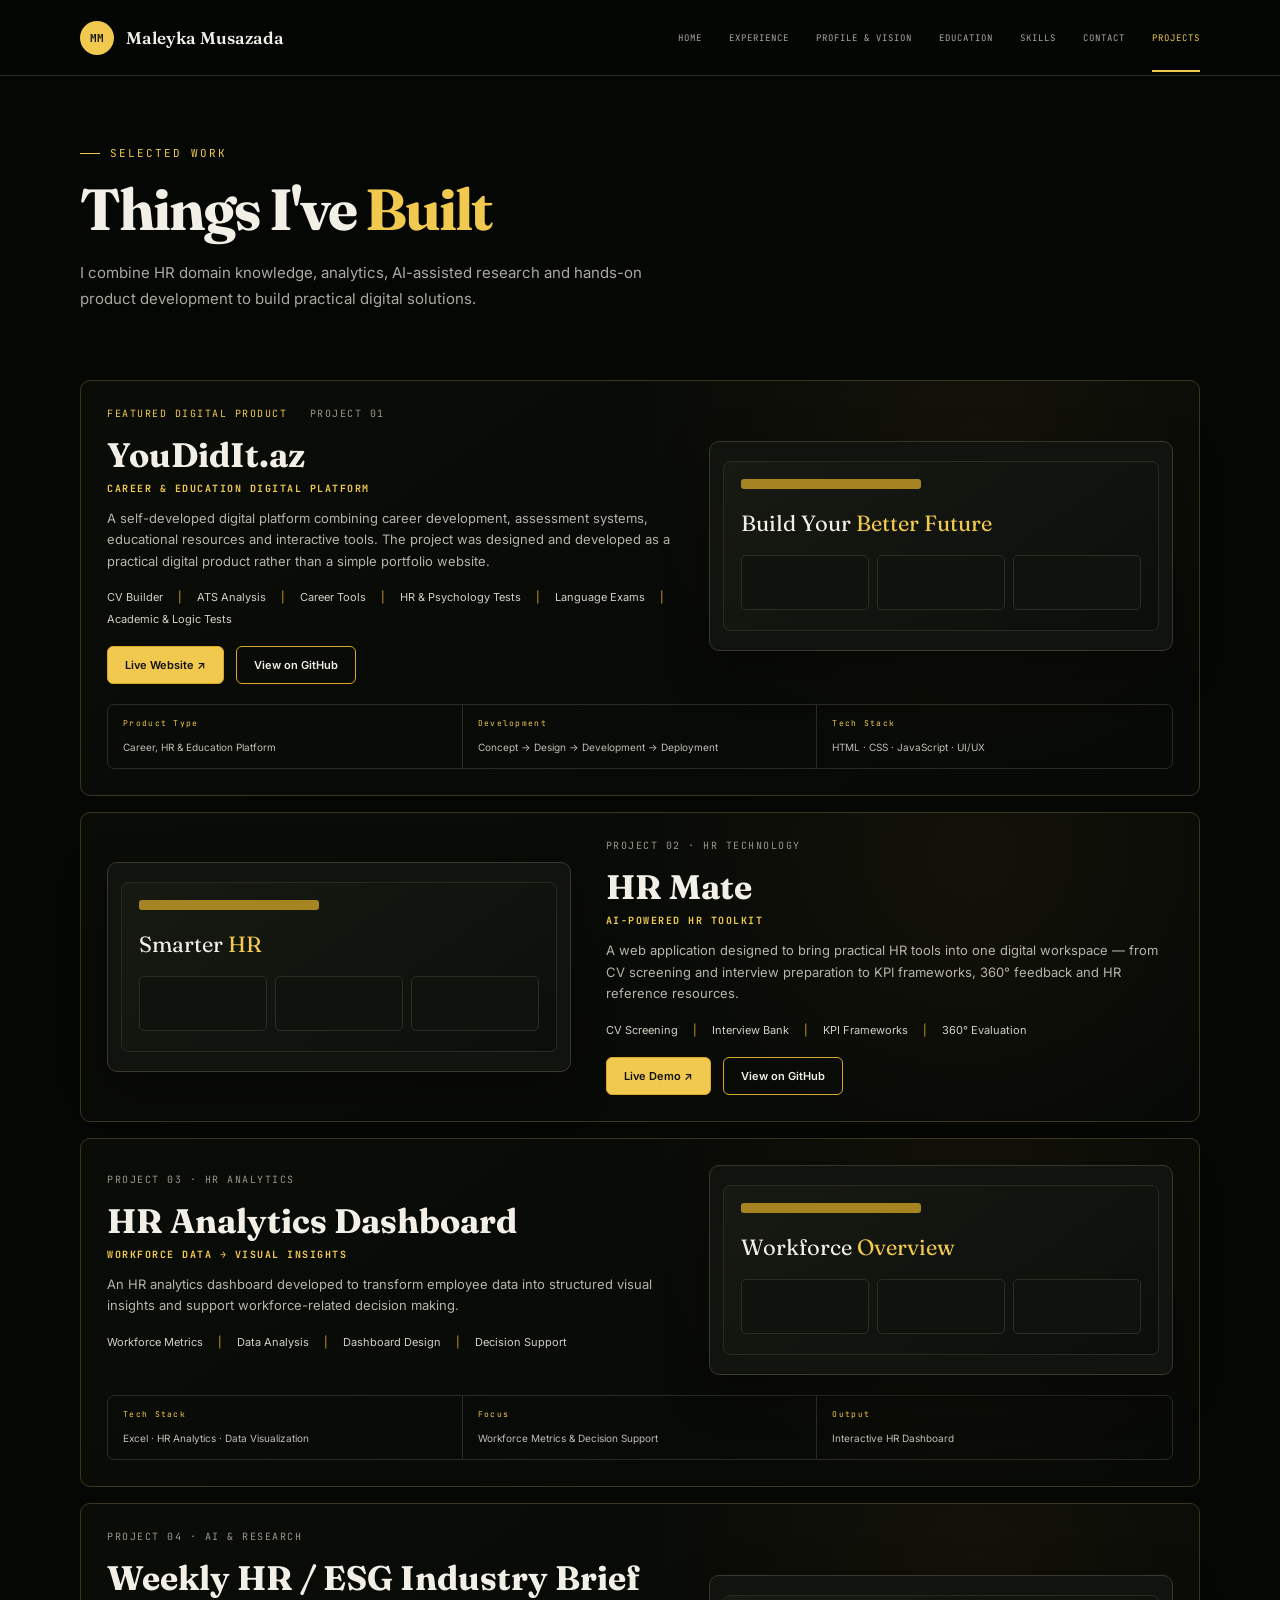
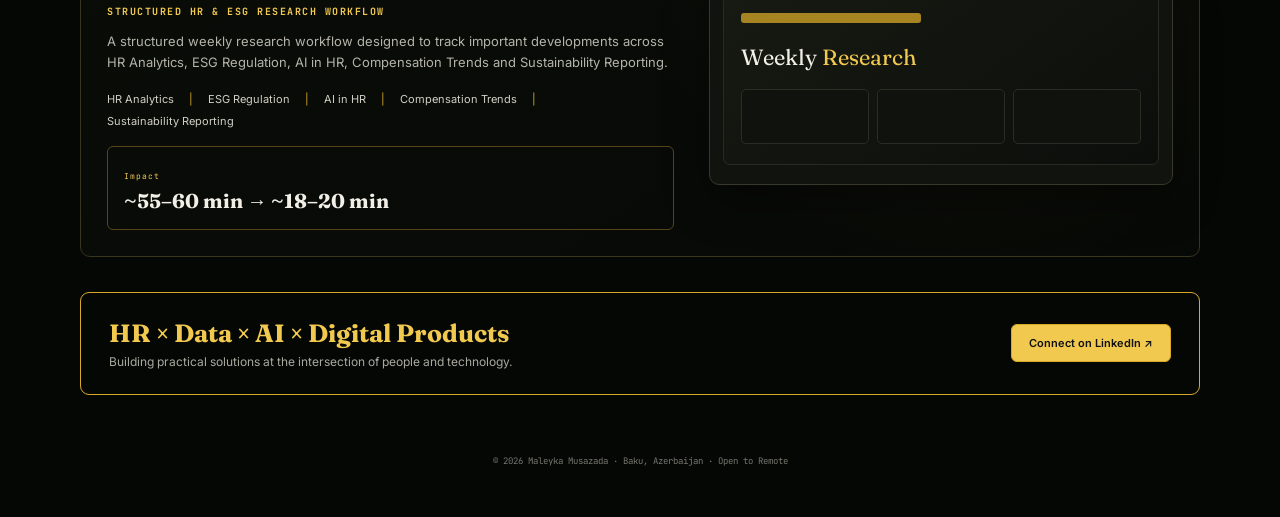
<file: projects.html>
<!DOCTYPE html>

<html lang="en">

<head>

<meta charset="UTF-8">

<meta name="viewport" content="width=device-width, initial-scale=1.0">

<title>Projects — Maleyka Musazada</title>

<meta name="description"

content="Selected HR, HR Analytics, AI and Digital Product projects by Maleyka Musazada.">

<link rel="preconnect" href="https://fonts.googleapis.com">

<link rel="preconnect" href="https://fonts.gstatic.com" crossorigin>

<link href="https://fonts.googleapis.com/css2?family=Fraunces:opsz,wght@9..144,500;9..144,600;9..144,700&family=Inter:wght@400;500;600;700&family=JetBrains+Mono:wght@400;500&display=swap" rel="stylesheet">

<style>

:root{

  --bg:#050705;

  --surface:#0b0d09;

  --surface2:#10120d;

  --line:#282a20;

  --gold:#d7a928;

  --gold2:#f1c94f;

  --text:#f2efe7;

  --muted:#aaa99f;

  --mono:"JetBrains Mono",monospace;

  --sans:"Inter",sans-serif;

  --serif:"Fraunces",serif;

}

*{

  box-sizing:border-box;

}

html{

  scroll-behavior:smooth;

}

body{

  margin:0;

  background:var(--bg);

  color:var(--text);

  font-family:var(--sans);

}

a{

  color:inherit;

  text-decoration:none;

}

.container{

  width:min(1120px,calc(100% - 48px));

  margin:auto;

}

/* NAV */

header{

  height:76px;

  border-bottom:1px solid var(--line);

  background:rgba(5,7,5,.94);

  display:flex;

  align-items:center;

  position:sticky;

  top:0;

  z-index:20;

  backdrop-filter:blur(12px);

}

.nav{

  width:min(1120px,calc(100% - 48px));

  margin:auto;

  display:flex;

  align-items:center;

  justify-content:space-between;

}

.brand{

  display:flex;

  align-items:center;

  gap:12px;

  font-family:var(--serif);

  font-size:17px;

  font-weight:600;

}

.brand-mark{

  width:34px;

  height:34px;

  border-radius:50%;

  display:grid;

  place-items:center;

  background:var(--gold2);

  color:#111;

  font-family:var(--mono);

  font-size:11px;

  font-weight:700;

}

.nav-links{

  display:flex;

  gap:27px;

  align-items:center;

}

.nav-links a{

  font-family:var(--mono);

  font-size:9px;

  letter-spacing:1px;

  text-transform:uppercase;

  color:#aaa99f;

  padding:29px 0 26px;

  border-bottom:2px solid transparent;

}

.nav-links a:hover,

.nav-links a.active{

  color:var(--gold2);

  border-bottom-color:var(--gold2);

}

/* HERO */

.projects-hero{

  padding:70px 0 38px;

}

.eyebrow{

  color:var(--gold2);

  font-family:var(--mono);

  font-size:11px;

  letter-spacing:2px;

  text-transform:uppercase;

  margin-bottom:20px;

}

.eyebrow:before{

  content:"";

  display:inline-block;

  width:20px;

  height:1px;

  background:var(--gold2);

  vertical-align:middle;

  margin-right:10px;

}

.projects-hero h1{

  margin:0;

  font-family:var(--serif);

  font-size:58px;

  line-height:1;

  letter-spacing:-2px;

}

.projects-hero h1 span{

  color:var(--gold2);

}

.projects-hero p{

  max-width:590px;

  color:var(--muted);

  font-size:15px;

  line-height:1.7;

  margin-top:22px;

}

/* PROJECT CARDS */

.project{

  border:1px solid #3a351f;

  border-radius:10px;

  background:

    radial-gradient(circle at 80% 15%,rgba(215,169,40,.05),transparent 35%),

    linear-gradient(145deg,#0a0c08,#070906);

  padding:26px;

  margin:16px 0;

}

.project-grid{

  display:grid;

  grid-template-columns:1.1fr .9fr;

  gap:35px;

  align-items:center;

}

.project.reverse .project-grid{

  grid-template-columns:.9fr 1.1fr;

}

.project-label{

  font-family:var(--mono);

  font-size:10px;

  letter-spacing:1.5px;

  color:#99978c;

  text-transform:uppercase;

  margin-bottom:14px;

}

.project-label span{

  color:var(--gold2);

}

.project h2{

  margin:0 0 6px;

  font-family:var(--serif);

  font-size:34px;

}

.project h3{

  margin:0 0 12px;

  color:var(--gold2);

  font-family:var(--mono);

  font-size:10px;

  letter-spacing:1.5px;

  text-transform:uppercase;

}

.project p{

  color:#b5b4aa;

  line-height:1.65;

  font-size:13px;

  max-width:570px;

}

.features{

  display:flex;

  flex-wrap:wrap;

  gap:8px 15px;

  margin:18px 0;

}

.features span{

  color:#d2d0c6;

  font-size:11px;

}

.features span:not(:last-child):after{

  content:"|";

  color:var(--gold);

  margin-left:15px;

}

/* MOCKUP */

.mockup{

  min-height:210px;

  border:1px solid #39382c;

  border-radius:10px;

  background:#11130e;

  padding:13px;

  display:flex;

  align-items:center;

  justify-content:center;

  box-shadow:0 15px 45px rgba(0,0,0,.35);

}

.mockup-screen{

  width:100%;

  height:170px;

  border-radius:7px;

  border:1px solid #292b22;

  background:

    linear-gradient(145deg,#171a12,#0c0e0b);

  padding:17px;

}

.mock-header{

  height:10px;

  width:45%;

  background:var(--gold);

  opacity:.75;

  border-radius:3px;

  margin-bottom:20px;

}

.mock-title{

  font-family:var(--serif);

  font-size:22px;

  margin-bottom:18px;

}

.mock-title span{

  color:var(--gold2);

}

.mock-cards{

  display:grid;

  grid-template-columns:repeat(3,1fr);

  gap:8px;

}

.mock-card{

  height:55px;

  border:1px solid #2b2d24;

  border-radius:5px;

  background:#10120e;

}

.buttons{

  display:flex;

  gap:12px;

  margin-top:20px;

}

.btn{

  display:inline-block;

  padding:11px 17px;

  border-radius:6px;

  border:1px solid var(--gold);

  font-size:11px;

  font-weight:600;

}

.btn.primary{

  background:var(--gold2);

  color:#111;

}

.btn:hover{

  transform:translateY(-1px);

}

/* META */

.meta{

  display:grid;

  grid-template-columns:repeat(3,1fr);

  border:1px solid #292b23;

  border-radius:7px;

  margin-top:20px;

  overflow:hidden;

}

.meta div{

  padding:13px 15px;

  border-right:1px solid #292b23;

}

.meta div:last-child{

  border-right:0;

}

.meta small{

  display:block;

  color:var(--gold2);

  font-family:var(--mono);

  font-size:8px;

  letter-spacing:1.3px;

  margin-bottom:7px;

}

.meta span{

  font-size:10px;

  color:#c0beb5;

  line-height:1.5;

}

/* RESEARCH */

.research{

  margin-top:22px;

}

.research-grid{

  display:grid;

  grid-template-columns:repeat(3,1fr);

  gap:10px;

  margin-top:20px;

}

.research-item{

  border:1px solid #292b23;

  background:#0d0f0b;

  padding:15px;

  border-radius:6px;

  font-size:11px;

  color:#c4c2b8;

}

.research-item strong{

  display:block;

  color:var(--gold2);

  font-family:var(--mono);

  font-size:9px;

  margin-bottom:7px;

  text-transform:uppercase;

}

.impact{

  margin-top:15px;

  border:1px solid #55451d;

  padding:16px;

  border-radius:6px;

}

.impact small{

  color:var(--gold2);

  font-family:var(--mono);

  font-size:8px;

  letter-spacing:1px;

}

.impact strong{

  display:block;

  font-family:var(--serif);

  font-size:20px;

  margin-top:5px;

}

/* CTA */

.cta{

  margin:35px 0 30px;

  padding:25px 28px;

  border:1px solid var(--gold);

  border-radius:9px;

  display:flex;

  justify-content:space-between;

  align-items:center;

  gap:20px;

}

.cta h2{

  margin:0;

  color:var(--gold2);

  font-family:var(--serif);

  font-size:25px;

}

.cta p{

  margin:6px 0 0;

  color:#aaa99f;

  font-size:12px;

}

/* FOOTER */

footer{

  padding:30px 0 50px;

  text-align:center;

  color:#77766e;

  font-family:var(--mono);

  font-size:9px;

}

/* MOBILE */

@media(max-width:800px){

  .container{

    width:min(100% - 28px,600px);

  }

  header{

    height:auto;

    padding:15px 0;

  }

  .nav{

    width:calc(100% - 28px);

  }

  .nav-links{

    display:none;

  }

  .projects-hero{

    padding:45px 0 25px;

  }

  .projects-hero h1{

    font-size:43px;

  }

  .project{

    padding:18px;

  }

  .project-grid,

  .project.reverse .project-grid{

    grid-template-columns:1fr;

    gap:22px;

  }

  .project h2{

    font-size:29px;

  }

  .mockup{

    order:-1;

  }

  .meta{

    grid-template-columns:1fr;

  }

  .meta div{

    border-right:0;

    border-bottom:1px solid #292b23;

  }

  .meta div:last-child{

    border-bottom:0;

  }

  .research-grid{

    grid-template-columns:1fr;

  }

  .cta{

    flex-direction:column;

    align-items:flex-start;

  }

  .cta h2{

    font-size:22px;

  }

}

</style>

</head>

<body>

<header>

  <nav class="nav">

    <a href="index.html" class="brand">

      <span class="brand-mark">MM</span>

      <span>Maleyka Musazada</span>

    </a>

    <div class="nav-links">

      <a href="index.html">Home</a>

      <a href="experience.html">Experience</a>

      <a href="profile.html">Profile & Vision</a>

      <a href="education.html">Education</a>

      <a href="skills.html">Skills</a>

      <a href="contact.html">Contact</a>

      <a href="projects.html" class="active">Projects</a>

    </div>

  </nav>

</header>

<main class="container">

<section class="projects-hero">

  <div class="eyebrow">Selected Work</div>

  <h1>

    Things I've <span>Built</span>

  </h1>

  <p>

    I combine HR domain knowledge, analytics, AI-assisted research

    and hands-on product development to build practical digital solutions.

  </p>

</section>

<!-- PROJECT 01 -->

<section class="project">

  <div class="project-grid">

    <div>

      <div class="project-label">

        <span>Featured Digital Product</span> &nbsp; Project 01

      </div>

      <h2>YouDidIt.az</h2>

      <h3>Career & Education Digital Platform</h3>

      <p>

        A self-developed digital platform combining career development,

        assessment systems, educational resources and interactive tools.

        The project was designed and developed as a practical digital

        product rather than a simple portfolio website.

      </p>

      <div class="features">

        <span>CV Builder</span>

        <span>ATS Analysis</span>

        <span>Career Tools</span>

        <span>HR & Psychology Tests</span>

        <span>Language Exams</span>

        <span>Academic & Logic Tests</span>

      </div>

      <div class="buttons">

        <a class="btn primary" href="https://youdidit.az" target="_blank">

          Live Website ↗

        </a>

        <a class="btn"

           href="https://github.com/maleykamusazada/youdidit.az"

           target="_blank">

          View on GitHub

        </a>

      </div>

    </div>

    <div class="mockup">

      <div class="mockup-screen">

        <div class="mock-header"></div>

        <div class="mock-title">

          Build Your <span>Better Future</span>

        </div>

        <div class="mock-cards">

          <div class="mock-card"></div>

          <div class="mock-card"></div>

          <div class="mock-card"></div>

        </div>

      </div>

    </div>

  </div>

  <div class="meta">

    <div>

      <small>Product Type</small>

      <span>Career, HR & Education Platform</span>

    </div>

    <div>

      <small>Development</small>

      <span>Concept → Design → Development → Deployment</span>

    </div>

    <div>

      <small>Tech Stack</small>

      <span>HTML · CSS · JavaScript · UI/UX</span>

    </div>

  </div>

</section>

<!-- PROJECT 02 -->

<section class="project reverse">

  <div class="project-grid">

    <div class="mockup">

      <div class="mockup-screen">

        <div class="mock-header"></div>

        <div class="mock-title">

          Smarter <span>HR</span>

        </div>

        <div class="mock-cards">

          <div class="mock-card"></div>

          <div class="mock-card"></div>

          <div class="mock-card"></div>

        </div>

      </div>

    </div>

    <div>

      <div class="project-label">

        Project 02 · HR Technology

      </div>

      <h2>HR Mate</h2>

      <h3>AI-Powered HR Toolkit</h3>

      <p>

        A web application designed to bring practical HR tools into one

        digital workspace — from CV screening and interview preparation

        to KPI frameworks, 360° feedback and HR reference resources.

      </p>

      <div class="features">

        <span>CV Screening</span>

        <span>Interview Bank</span>

        <span>KPI Frameworks</span>

        <span>360° Evaluation</span>

      </div>

      <div class="buttons">

        <a class="btn primary"

           href="https://hrmate.vercel.app"

           target="_blank">

          Live Demo ↗

        </a>

        <a class="btn"

           href="https://github.com/maleykamusazada"

           target="_blank">

          View on GitHub

        </a>

      </div>

    </div>

  </div>

</section>

<!-- PROJECT 03 -->

<section class="project">

  <div class="project-grid">

    <div>

      <div class="project-label">

        Project 03 · HR Analytics

      </div>

      <h2>HR Analytics Dashboard</h2>

      <h3>Workforce Data → Visual Insights</h3>

      <p>

        An HR analytics dashboard developed to transform employee data

        into structured visual insights and support workforce-related

        decision making.

      </p>

      <div class="features">

        <span>Workforce Metrics</span>

        <span>Data Analysis</span>

        <span>Dashboard Design</span>

        <span>Decision Support</span>

      </div>

    </div>

    <div class="mockup">

      <div class="mockup-screen">

        <div class="mock-header"></div>

        <div class="mock-title">

          Workforce <span>Overview</span>

        </div>

        <div class="mock-cards">

          <div class="mock-card"></div>

          <div class="mock-card"></div>

          <div class="mock-card"></div>

        </div>

      </div>

    </div>

  </div>

  <div class="meta">

    <div>

      <small>Tech Stack</small>

      <span>Excel · HR Analytics · Data Visualization</span>

    </div>

    <div>

      <small>Focus</small>

      <span>Workforce Metrics & Decision Support</span>

    </div>

    <div>

      <small>Output</small>

      <span>Interactive HR Dashboard</span>

    </div>

  </div>

</section>

<!-- PROJECT 04 -->

<section class="project">

  <div class="project-grid">

    <div>

      <div class="project-label">

        Project 04 · AI & Research

      </div>

      <h2>Weekly HR / ESG Industry Brief</h2>

      <h3>Structured HR & ESG Research Workflow</h3>

      <p>

        A structured weekly research workflow designed to track important

        developments across HR Analytics, ESG Regulation, AI in HR,

        Compensation Trends and Sustainability Reporting.

      </p>

      <div class="features">

        <span>HR Analytics</span>

        <span>ESG Regulation</span>

        <span>AI in HR</span>

        <span>Compensation Trends</span>

        <span>Sustainability Reporting</span>

      </div>

      <div class="impact">

        <small>Impact</small>

        <strong>

          ~55–60 min → ~18–20 min

        </strong>

      </div>

    </div>

    <div class="mockup">

      <div class="mockup-screen">

        <div class="mock-header"></div>

        <div class="mock-title">

          Weekly <span>Research</span>

        </div>

        <div class="mock-cards">

          <div class="mock-card"></div>

          <div class="mock-card"></div>

          <div class="mock-card"></div>

        </div>

      </div>

    </div>

  </div>

</section>

<!-- CTA -->

<section class="cta">

  <div>

    <h2>HR × Data × AI × Digital Products</h2>

    <p>

      Building practical solutions at the intersection of people and technology.

    </p>

  </div>

  <a class="btn primary"

     href="https://www.linkedin.com/"

     target="_blank">

    Connect on LinkedIn ↗

  </a>

</section>

</main>

<footer>

  © 2026 Maleyka Musazada · Baku, Azerbaijan · Open to Remote

</footer>

</body>

</html
</file>
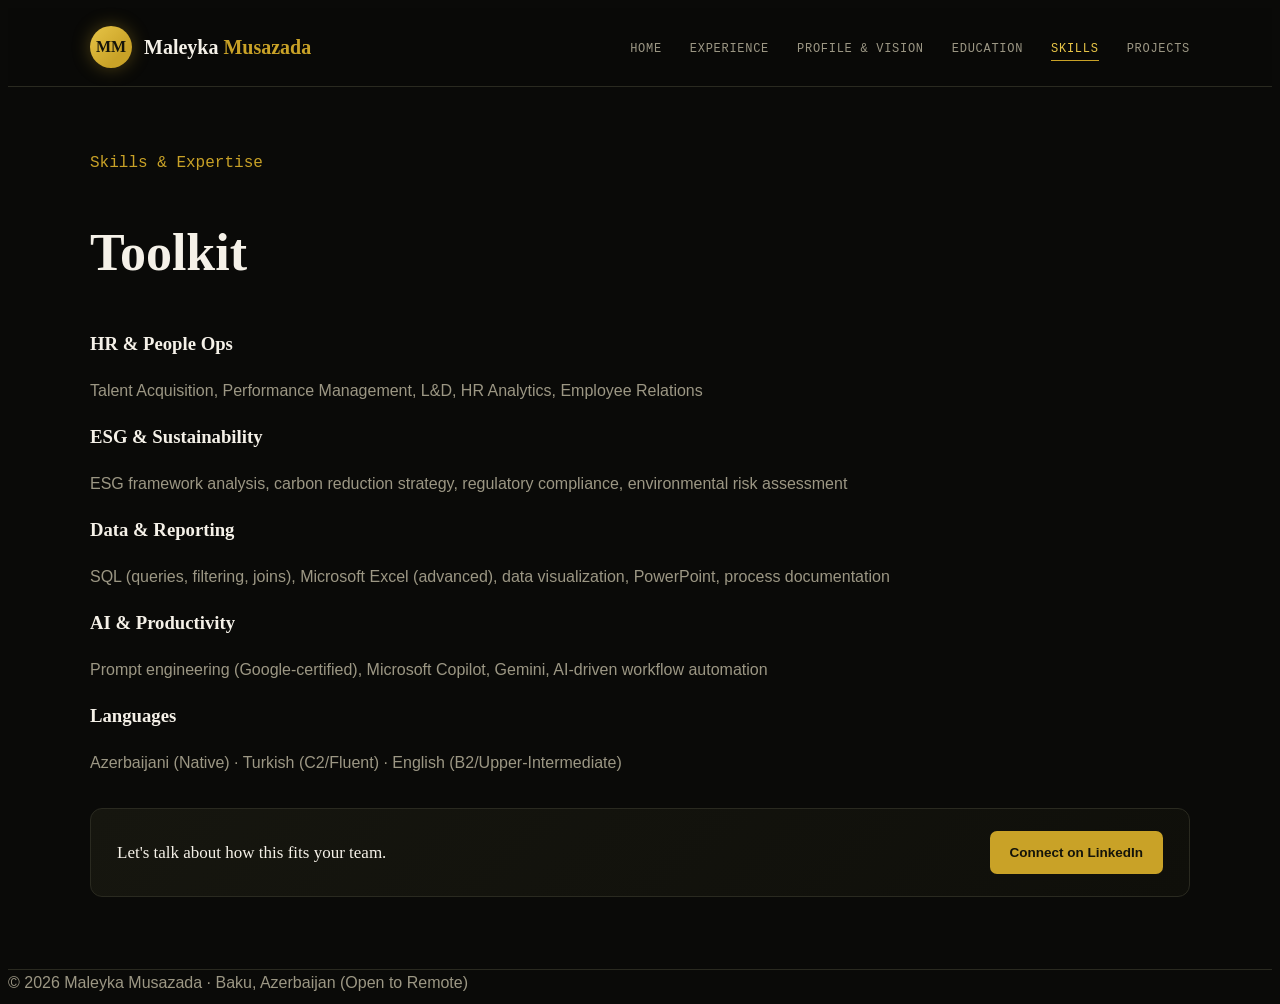
<file: skills.html>
<!DOCTYPE html>
<html lang="en">
<head>
<meta charset="UTF-8" />
<meta name="viewport" content="width=device-width, initial-scale=1.0" />
<title>Skills &amp; Expertise — Maleyka Musazada</title>
<link rel="stylesheet" href="style.css" />
</head>
<body>

<header>
  <div class="nav-wrap">
    <div class="brand">
      <div class="monogram">MM</div>
      <div class="brand-name">Maleyka <span class="accent">Musazada</span></div>
    </div>
    <nav>
      <ul>
        <li><a href="index.html">Home</a></li>
        <li><a href="experience.html">Experience</a></li>
        <li><a href="profile.html">Profile &amp; Vision</a></li>
        <li><a href="education.html">Education</a></li>
        <li><a href="skills.html" class="active">Skills</a></li>
        <li><a href="projects.html">Projects</a></li>
      </ul>
    </nav>
  </div>
</header>

<main>
  <div class="eyebrow">Skills &amp; Expertise</div>
  <h1>Toolkit</h1>

  <div class="skill-group">
    <h3>HR &amp; People Ops</h3>
    <p>Talent Acquisition, Performance Management, L&amp;D, HR Analytics, Employee Relations</p>
  </div>

  <div class="skill-group">
    <h3>ESG &amp; Sustainability</h3>
    <p>ESG framework analysis, carbon reduction strategy, regulatory compliance, environmental risk assessment</p>
  </div>

  <div class="skill-group">
    <h3>Data &amp; Reporting</h3>
    <p>SQL (queries, filtering, joins), Microsoft Excel (advanced), data visualization, PowerPoint, process documentation</p>
  </div>

  <div class="skill-group">
    <h3>AI &amp; Productivity</h3>
    <p>Prompt engineering (Google-certified), Microsoft Copilot, Gemini, AI-driven workflow automation</p>
  </div>

  <div class="skill-group">
    <h3>Languages</h3>
    <p>Azerbaijani (Native) · Turkish (C2/Fluent) · English (B2/Upper-Intermediate)</p>
  </div>

  <div class="cta-strip">
    <span>Let's talk about how this fits your team.</span>
    <a class="cta-btn" href="https://www.linkedin.com/in/maleyka-musazada-b9b483370" target="_blank" rel="noopener">Connect on LinkedIn</a>
  </div>
</main>

<footer>© 2026 Maleyka Musazada · Baku, Azerbaijan (Open to Remote)</footer>

</body>
</file>
<file: style.css>
/* =========================================================
   MALEYKA PORTFOLIO — GLOBAL DESIGN RESTORE
   ========================================================= */

html,
body {
  background: #0A0A08 !important;
  color: #F5F1E8 !important;
}

body {
  font-family: 'Inter', -apple-system, BlinkMacSystemFont, sans-serif !important;
  line-height: 1.6;
}

header {
  background: rgba(10, 10, 8, 0.92) !important;
  border-bottom: 1px solid #2A2A20 !important;
  backdrop-filter: blur(10px);
}

.nav-wrap {
  max-width: 1100px !important;
  margin: 0 auto !important;
  padding: 18px 24px !important;
  display: flex !important;
  align-items: center !important;
  justify-content: space-between !important;
  gap: 20px;
}

.brand {
  display: flex !important;
  align-items: center !important;
  gap: 12px !important;
}

.monogram {
  width: 42px !important;
  height: 42px !important;
  min-width: 42px !important;
  border-radius: 50% !important;
  background: linear-gradient(
    135deg,
    #E8C547,
    #C9A227 70%
  ) !important;
  color: #14140A !important;
  display: flex !important;
  align-items: center !important;
  justify-content: center !important;
  font-family: 'Fraunces', Georgia, serif !important;
  font-weight: 700 !important;
  box-shadow: 0 0 18px rgba(201,162,39,.35);
}

.brand-name {
  font-family: 'Fraunces', Georgia, serif !important;
  font-weight: 700 !important;
  font-size: 20px !important;
  color: #F5F1E8 !important;
}

.brand-name .accent {
  color: #C9A227 !important;
}

nav ul {
  display: flex !important;
  align-items: center !important;
  gap: 28px !important;
  list-style: none !important;
  margin: 0 !important;
  padding: 0 !important;
}

nav a {
  color: #9C9784 !important;
  font-family: 'JetBrains Mono', monospace !important;
  font-size: 12px !important;
  text-transform: uppercase !important;
  letter-spacing: .06em !important;
  text-decoration: none !important;
  border-bottom: 1px solid transparent !important;
  padding-bottom: 4px !important;
  white-space: nowrap !important;
}

nav a:hover,
nav a.active {
  color: #E8C547 !important;
  border-bottom-color: #C9A227 !important;
}

main {
  max-width: 1100px !important;
  margin: 0 auto !important;
  padding: 64px 24px 40px !important;
}

h1,
h2,
h3,
h4 {
  font-family: 'Fraunces', Georgia, serif !important;
  color: #F5F1E8 !important;
}

main h1 {
  font-size: clamp(34px, 5vw, 52px) !important;
}

main h2 {
  font-size: 26px !important;
  border-bottom: 1px solid #2A2A20 !important;
}

p {
  color: #9C9784;
}

.eyebrow {
  color: #C9A227 !important;
  font-family: 'JetBrains Mono', monospace !important;
}

.hero-title {
  font-family: 'Fraunces', Georgia, serif !important;
  color: #F5F1E8 !important;
}

.hero-title span {
  color: #C9A227 !important;
}

.proof {
  color: #9C9784 !important;
}

.assistant-card {
  background: linear-gradient(160deg, #16160F, #0F0F0A) !important;
  border: 1px solid #2A2A20 !important;
  border-radius: 16px !important;
  padding: 26px 24px !important;
  display: flex !important;
  flex-direction: column !important;
  align-items: flex-start !important;
  gap: 14px !important;
  box-shadow: 0 10px 30px rgba(0,0,0,.35) !important;
  transition: border-color .2s ease, transform .2s ease !important;
}

.assistant-card:hover {
  border-color: #C9A227 !important;
  transform: translateY(-3px);
}

.assistant-status {
  color: #9C9784 !important;
  font-family: 'JetBrains Mono', monospace !important;
  font-size: 11px !important;
  text-transform: uppercase !important;
  letter-spacing: .08em !important;
  display: flex !important;
  align-items: center !important;
  gap: 8px !important;
}

.assistant-status .dot {
  width: 7px !important;
  height: 7px !important;
  min-width: 7px !important;
  border-radius: 50% !important;
  background: #E8C547 !important;
  box-shadow: 0 0 8px rgba(232,197,71,.9) !important;
  display: inline-block !important;
  animation: mzaPulseDot 1.8s ease-in-out infinite !important;
}

.assistant-orb {
  width: 60px !important;
  height: 60px !important;
  min-width: 60px !important;
  border-radius: 50% !important;
  display: flex !important;
  align-items: center !important;
  justify-content: center !important;
  background: radial-gradient(
    circle at 35% 30%,
    #E8C547,
    #C9A227 60%,
    #6b5416 100%
  ) !important;
  color: #14140A !important;
  font-family: 'Fraunces', Georgia, serif !important;
  font-weight: 700 !important;
  font-size: 18px !important;
  animation: mzaOrbGlow 3s ease-in-out infinite !important;
}

.assistant-name {
  color: #F5F1E8 !important;
  font-family: 'Fraunces', Georgia, serif !important;
  font-size: 17px !important;
  font-weight: 600 !important;
}

.assistant-desc {
  color: #9C9784 !important;
  font-size: 13.5px !important;
  line-height: 1.55 !important;
}

@keyframes mzaOrbGlow {
  0%, 100% { box-shadow: 0 0 16px rgba(201,162,39,.4); }
  50% { box-shadow: 0 0 30px rgba(201,162,39,.7); }
}

@keyframes mzaPulseDot {
  0%, 100% { opacity: 1; transform: scale(1); }
  50% { opacity: .4; transform: scale(.7); }
}

.card-grid {
  display: grid !important;
  grid-template-columns: repeat(
    auto-fit,
    minmax(220px, 1fr)
  ) !important;
  gap: 14px !important;
}

.nav-card {
  background: #14140F !important;
  border: 1px solid #2A2A20 !important;
  border-radius: 10px !important;
  padding: 22px 22px !important;
  text-decoration: none !important;
  display: flex !important;
  flex-direction: column !important;
  gap: 6px !important;
  box-shadow: 0 6px 18px rgba(0,0,0,.25) !important;
  transition: background .15s ease, border-color .15s ease, transform .15s ease;
}

.nav-card:hover {
  background: #1C1C15 !important;
  border-color: #C9A227 !important;
  transform: translateY(-2px);
}

.nav-card .k {
  color: #9C9784 !important;
  font-family: 'JetBrains Mono', monospace !important;
  font-size: 11px !important;
  text-transform: uppercase !important;
  letter-spacing: .06em !important;
}

.nav-card .t {
  color: #E8C547 !important;
  font-family: 'Fraunces', Georgia, serif !important;
  font-size: 19px !important;
  font-weight: 600 !important;
}

.case {
  background: #14140F !important;
  border: 1px solid #2A2A20 !important;
  border-radius: 14px !important;
  box-shadow: 0 8px 24px rgba(0,0,0,.28) !important;
  transition: border-color .2s ease, transform .2s ease !important;
}

.case:hover {
  border-color: #3A3A2C !important;
  transform: translateY(-2px);
}

.case-lead {
  border-color: #C9A227 !important;
}

.case .title {
  color: #F5F1E8 !important;
  font-family: 'Fraunces', Georgia, serif !important;
}

.case p {
  color: #9C9784 !important;
}

.visual-card {
  background: #0A0A08 !important;
  border-color: #2A2A20 !important;
}

.data-table {
  color: #F5F1E8 !important;
}

.data-table th {
  color: #C9A227 !important;
}

.data-table td {
  color: #F5F1E8 !important;
  border-color: #2A2A20 !important;
}

.book-item {
  border-color: #2A2A20 !important;
}

.book-item .b-title {
  color: #F5F1E8 !important;
  font-family: 'Fraunces', Georgia, serif !important;
}

.book-item .b-author {
  color: #9C9784 !important;
}

.cta-strip {
  background: linear-gradient(
    135deg,
    #16160F,
    #0F0F0A
  ) !important;
  border: 1px solid #2A2A20 !important;
  border-radius: 12px !important;
  padding: 22px 26px !important;
  display: flex !important;
  align-items: center !important;
  justify-content: space-between !important;
  gap: 18px !important;
  flex-wrap: wrap !important;
  margin: 32px 0 !important;
}

.cta-strip span {
  color: #F5F1E8 !important;
  font-family: 'Fraunces', Georgia, serif !important;
  font-size: 17px !important;
}

.cta-btn {
  background: #C9A227 !important;
  color: #14140A !important;
  border-radius: 7px !important;
  font-weight: 700 !important;
  padding: 11px 20px !important;
  text-decoration: none !important;
  display: inline-block !important;
  white-space: nowrap !important;
  font-size: 13.5px !important;
}

.cta-btn:hover {
  background: #E8C547 !important;
}

.contact-section {
  margin-top: 24px !important;
}

.contact-section form {
  display: flex !important;
  flex-direction: column !important;
  gap: 14px !important;
  max-width: 560px !important;
  margin-top: 18px !important;
}

.contact-section input,
.contact-section textarea {
  background: #14140F !important;
  color: #F5F1E8 !important;
  border: 1px solid #2A2A20 !important;
  border-radius: 8px !important;
  padding: 13px 14px !important;
  font-family: 'Inter', sans-serif !important;
  font-size: 14px !important;
  width: 100% !important;
  box-sizing: border-box !important;
}

.contact-section textarea {
  resize: vertical !important;
  min-height: 110px !important;
}

.contact-section input:focus,
.contact-section textarea:focus {
  border-color: #C9A227 !important;
  outline: none !important;
}

.contact-section .cta-btn {
  align-self: flex-start !important;
  border: none !important;
  cursor: pointer !important;
}

footer {
  color: #9C9784 !important;
  border-top: 1px solid #2A2A20 !important;
}

/* MOBILE */
@media (max-width: 700px) {
  .nav-wrap {
    flex-wrap: wrap !important;
    padding: 14px 18px !important;
  }

  .brand-name {
    font-size: 17px !important;
  }

  nav {
    width: 100% !important;
    margin-top: 10px !important;
  }

  nav ul {
    flex-wrap: wrap !important;
    justify-content: flex-start !important;
    gap: 10px 16px !important;
    width: 100% !important;
  }

  nav a {
    font-size: 10.5px !important;
  }

  main {
    padding: 48px 18px 32px !important;
  }

  .hero-row {
    flex-direction: column !important;
  }

  .assistant-card {
    width: 100% !important;
  }

  .card-grid {
    grid-template-columns: 1fr !important;
  }

  .cta-strip {
    align-items: flex-start !important;
    flex-direction: column !important;
    padding: 20px !important;
  }

  .cta-strip .cta-btn {
    width: 100% !important;
    text-align: center !important;
  }

  .contact-section form {
    max-width: 100% !important;
  }
}
</file>
